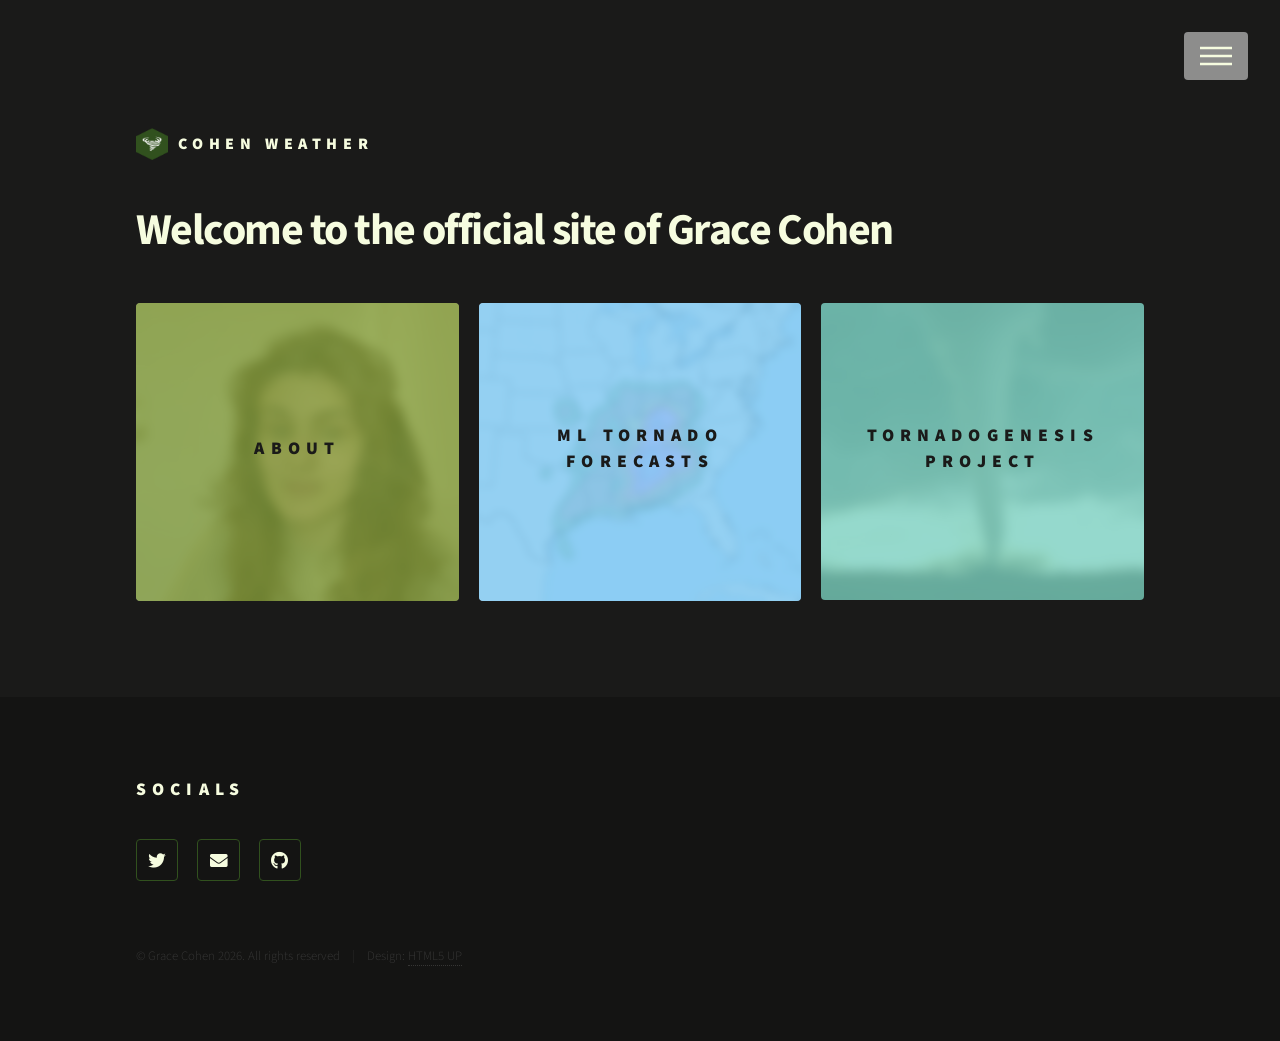
<file: index.html>
<!DOCTYPE HTML>
<!--
	Phantom by HTML5 UP
	html5up.net | @ajlkn
	Free for personal and commercial use under the CCA 3.0 license (html5up.net/license)
-->
<html>
	<head>
		<title>Cohen Weather - Home</title>
		<meta charset="utf-8" />
		<meta name="viewport" content="width=device-width, initial-scale=1, user-scalable=no" />
		<link rel="stylesheet" href="assets/css/main.css" />
		<noscript><link rel="stylesheet" href="assets/css/noscript.css" /></noscript>
	</head>
	<body class="is-preload">
		<!-- Wrapper -->
			<div id="wrapper">

				<!-- Header -->
					<header id="header">
						<div class="inner">

							<!-- Logo -->
								<a href="index.html" class="logo">
									<span class="symbol"><img src="images/smallLogo.png" alt="" /></span><span class="title">Cohen Weather</span>
								</a>

							<!-- Nav -->
								<nav>
									<ul>
										<li><a href="#menu">Menu</a></li>
									</ul>
								</nav>

						</div>
					</header>

				<!-- Menu -->
					<nav id="menu">
						<h2>Menu</h2>
						<ul>
							<li><a href="index.html">Home</a></li>
							<li><a href="about.html">About</a></li>
							<li><a href="mlforecast.html">ML Tornado Forecasts</a></li>
							<li><a href="https://tornadogenesis.org">Tornadogenesis Project</a></li>
						</ul>
					</nav>

				<!-- Main -->
					<div id="main">
						<div class="inner">
							<header>
								<h1>Welcome to the official site of Grace Cohen</h1>
							</header>
							<section class="tiles">
								<article class="style1">
									<span class="image">
										<img src="images/selfie01.jpg" alt="" />
									</span>
									<a href="about.html">
										<h2>About</h2>
										<div class="content">
											<p>Learn more about the site and it's creator</p>
										</div>
									</a>
								</article>
								<article class="style2">
									<span class="image">
										<img src="images/74outbreakSample.jpg" alt="" />
									</span>
									<a href="mlforecast.html">
										<h2>ML Tornado Forecasts</h2>
										<div class="content">
											<p>View latest outputs of the Cohen ML Tornado Forecast</p>
										</div>
									</a>
								</article>
								<article class="style3">
									<span class="image">
										<img src="images/F5_tornado_Elie_Manitoba_2007.jpg" alt="" />
									</span>
									<a href="https://tornadogenesis.org">
										<h2>Tornadogenesis Project</h2>
										<div class="content">
											<p>Learn more about tornadogenesis</p>
										</div>
									</a>
								</article>
							</section>
						</div>
					</div>

				<!-- Footer -->
					<footer id="footer">
						<div class="inner">
							<section>
								<h2>Socials</h2>
								<ul class="icons">
									<li><a href="https://twitter.com/gracecweather/" class="icon brands style2 fa-twitter"><span class="label">Twitter</span></a></li>
									<li><a href="mailto:ghcohen36@gmail.com" class="icon solid style2 fa-envelope"><span class="label">Email</span></a></li>
									<li><a href="https://github.com/alphabyte161" class="icon brands style2 fa-github"><span class="label">GitHub</span></a></li>
								</ul>
							</section>
							<ul class="copyright">
								<li>&copy; Grace Cohen 2026. All rights reserved</li><li>Design: <a href="http://html5up.net">HTML5 UP</a></li>
							</ul>
						</div>
					</footer>

			</div>

		<!-- Scripts -->
			<script src="assets/js/jquery.min.js"></script>
			<script src="assets/js/browser.min.js"></script>
			<script src="assets/js/breakpoints.min.js"></script>
			<script src="assets/js/util.js"></script>
			<script src="assets/js/main.js"></script>

	</body>
</html>
</file>
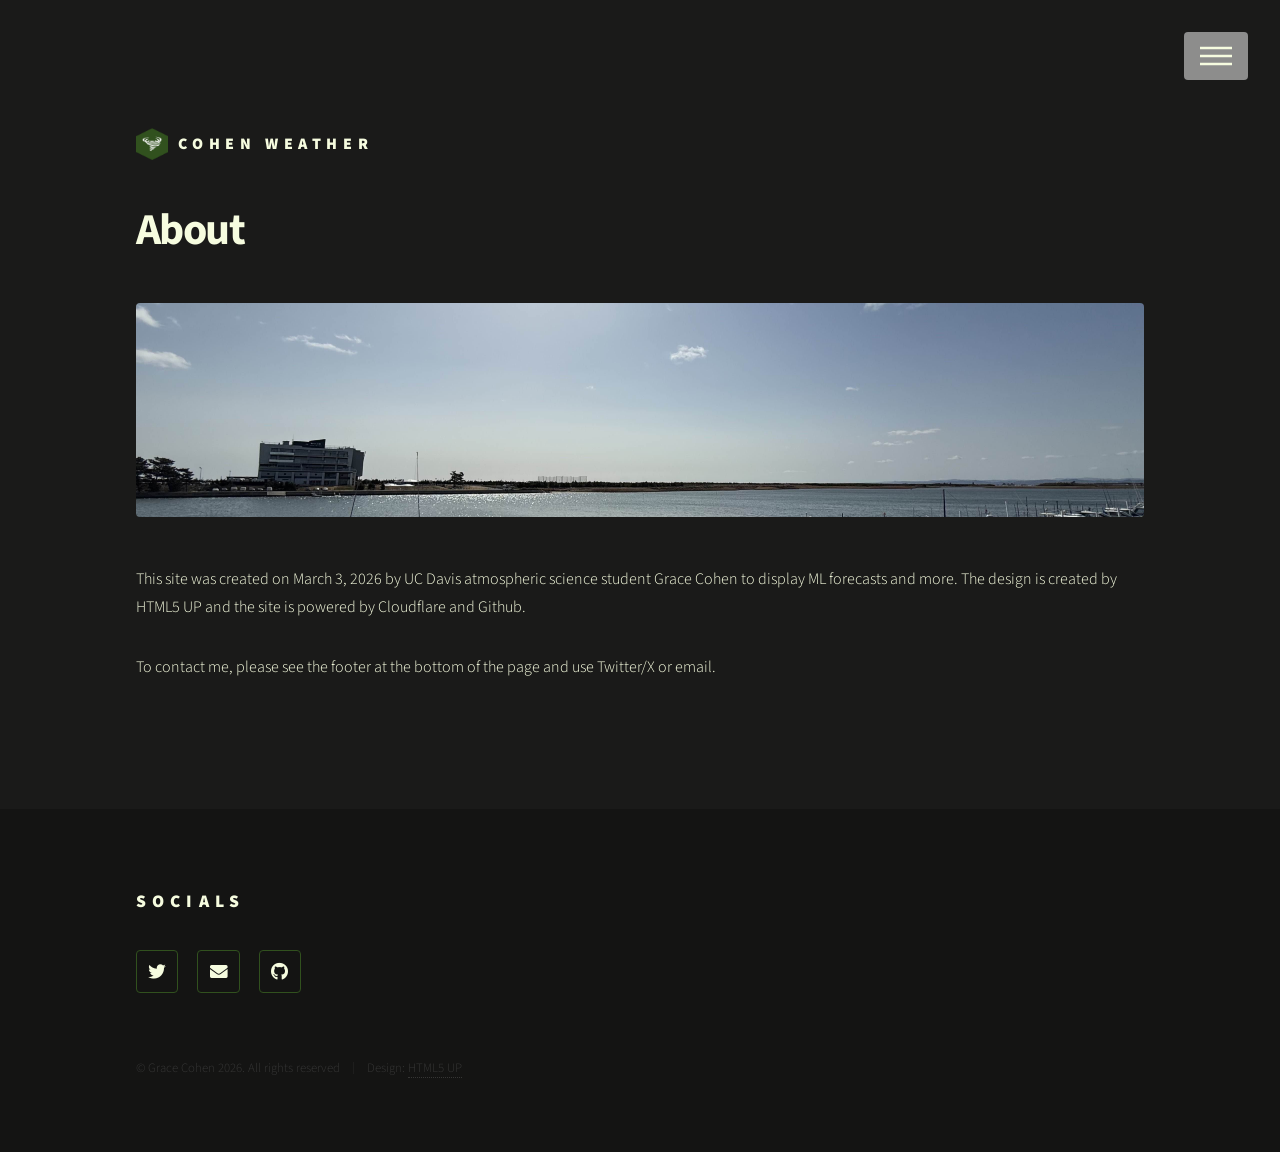
<file: about.html>
<!DOCTYPE HTML>
<!--
	Phantom by HTML5 UP
	html5up.net | @ajlkn
	Free for personal and commercial use under the CCA 3.0 license (html5up.net/license)
-->
<html>
	<head>
		<title>Cohen Weather - About</title>
		<meta charset="utf-8" />
		<meta name="viewport" content="width=device-width, initial-scale=1, user-scalable=no" />
		<link rel="stylesheet" href="assets/css/main.css" />
		<noscript><link rel="stylesheet" href="assets/css/noscript.css" /></noscript>
	</head>
	<body class="is-preload">
		<!-- Wrapper -->
			<div id="wrapper">

				<!-- Header -->
					<header id="header">
						<div class="inner">

							<!-- Logo -->
								<a href="index.html" class="logo">
									<span class="symbol"><img src="images/smallLogo.png" alt="" /></span><span class="title">Cohen Weather</span>
								</a>

							<!-- Nav -->
								<nav>
									<ul>
										<li><a href="#menu">Menu</a></li>
									</ul>
								</nav>

						</div>
					</header>

				<!-- Menu -->
					<nav id="menu">
						<h2>Menu</h2>
						<ul>
							<li><a href="index.html">Home</a></li>
							<li><a href="about.html">About</a></li>
							<li><a href="mlforecast.html">ML Tornado Forecasts</a></li>
							<li><a href="https://tornadogenesis.org">Tornadogenesis Project</a></li>
						</ul>
					</nav>

				<!-- Main -->
					<div id="main">
						<div class="inner">
							<h1>About</h1>
							<span class="image main"><img src="images/yuriage.jpg" alt="" /></span>
							<p>This site was created on March 3, 2026 by UC Davis atmospheric science student Grace Cohen to display ML forecasts and more. The design is created by HTML5 UP and the site is powered by Cloudflare and Github.</p>
							<p>To contact me, please see the footer at the bottom of the page and use Twitter/X or email.</p>
						</div>
					</div>

				<!-- Footer -->
					<footer id="footer">
						<div class="inner">
							<section>
								<h2>Socials</h2>
								<ul class="icons">
									<li><a href="https://twitter.com/gracecweather/" class="icon brands style2 fa-twitter"><span class="label">Twitter</span></a></li>
									<li><a href="mailto:ghcohen36@gmail.com" class="icon solid style2 fa-envelope"><span class="label">Email</span></a></li>
									<li><a href="https://github.com/alphabyte161" class="icon brands style2 fa-github"><span class="label">GitHub</span></a></li>
								</ul>
							</section>
							<ul class="copyright">
								<li>&copy; Grace Cohen 2026. All rights reserved</li><li>Design: <a href="http://html5up.net">HTML5 UP</a></li>
							</ul>
						</div>
					</footer>

			</div>

		<!-- Scripts -->
			<script src="assets/js/jquery.min.js"></script>
			<script src="assets/js/browser.min.js"></script>
			<script src="assets/js/breakpoints.min.js"></script>
			<script src="assets/js/util.js"></script>
			<script src="assets/js/main.js"></script>

	</body>
</html>
</file>
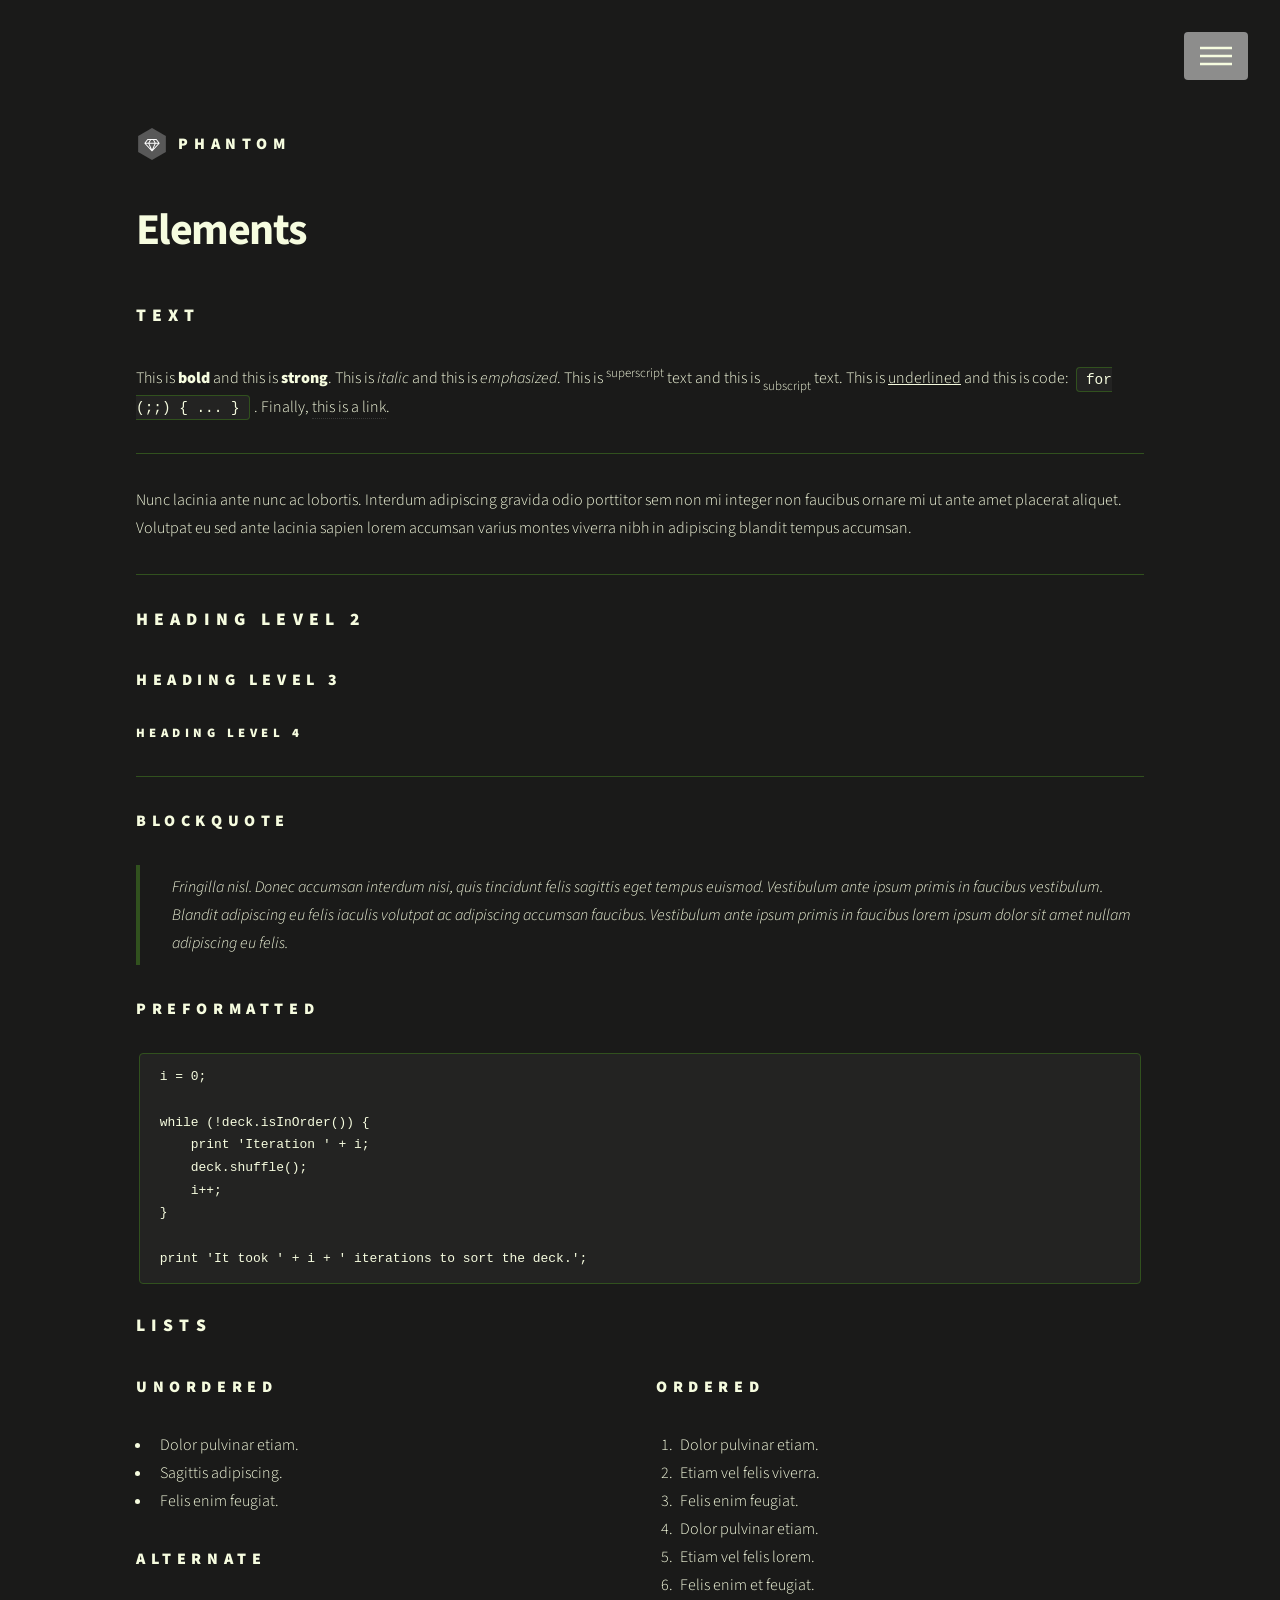
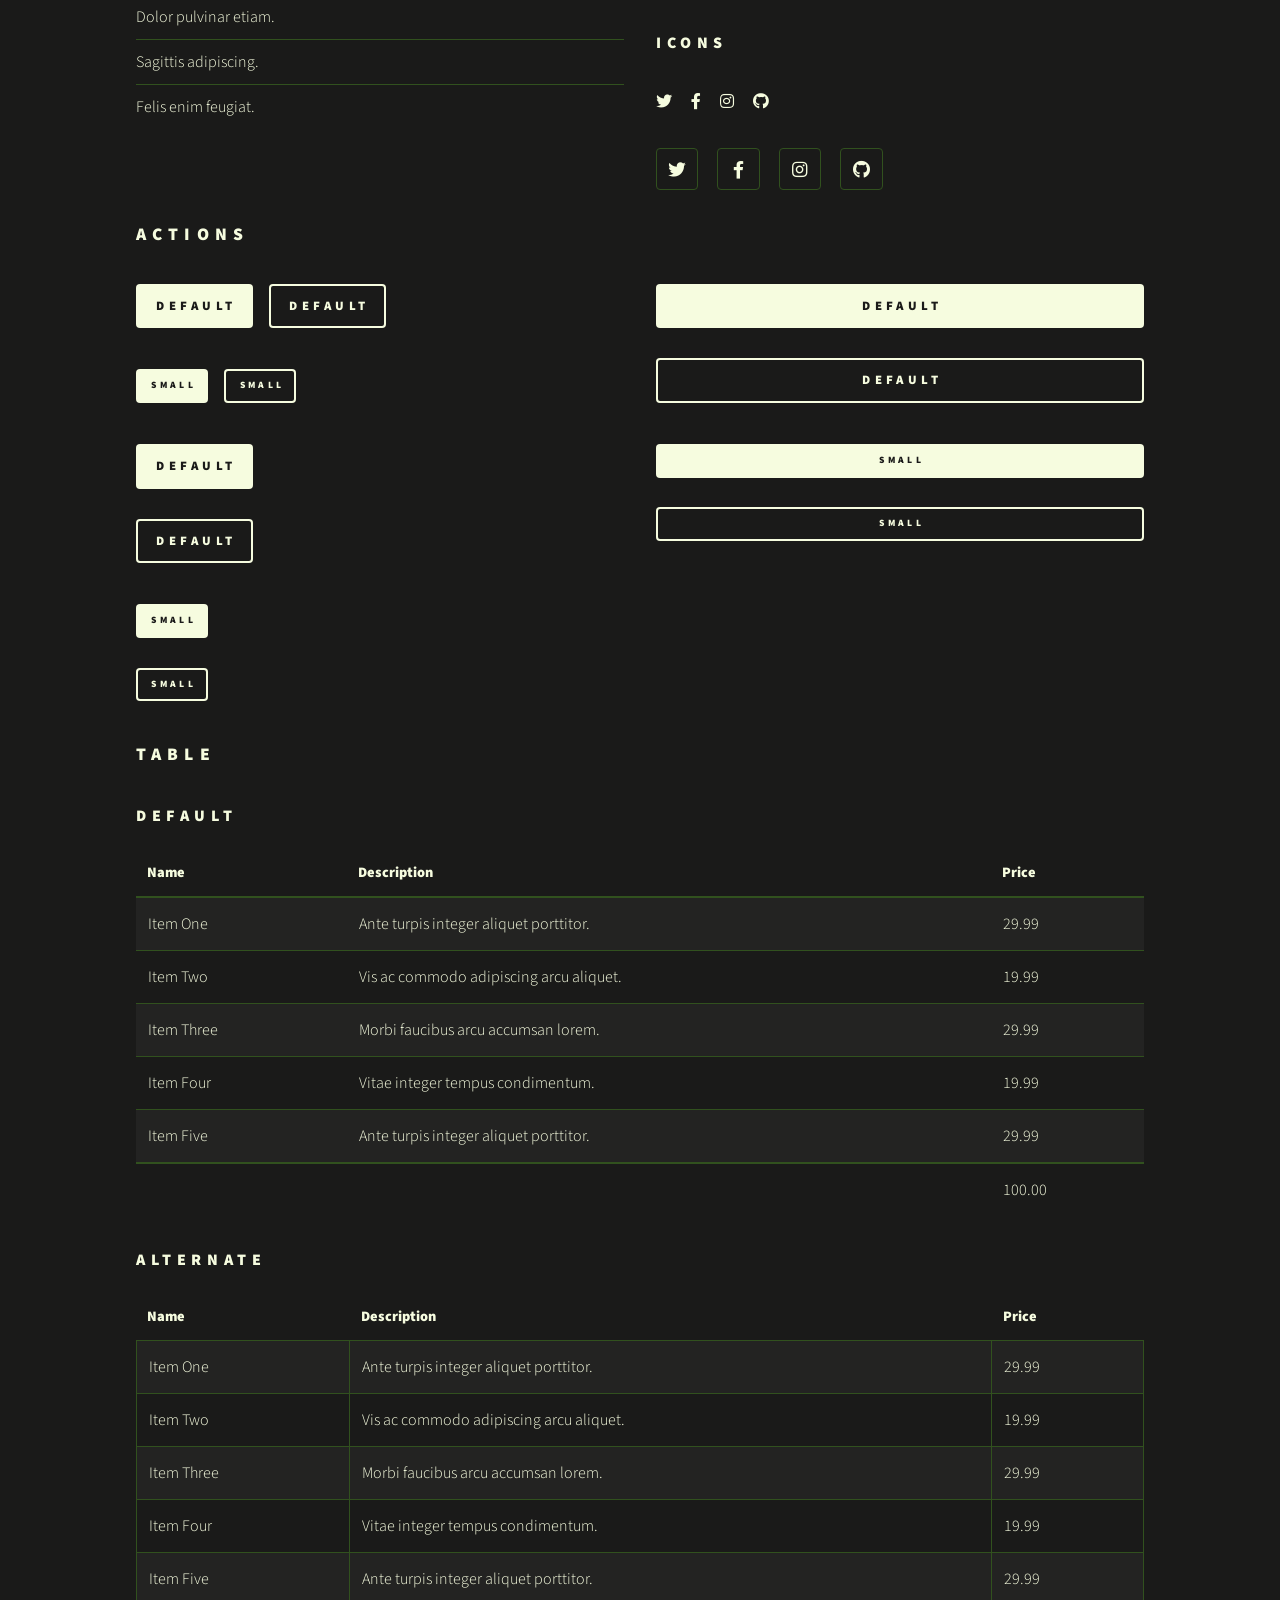
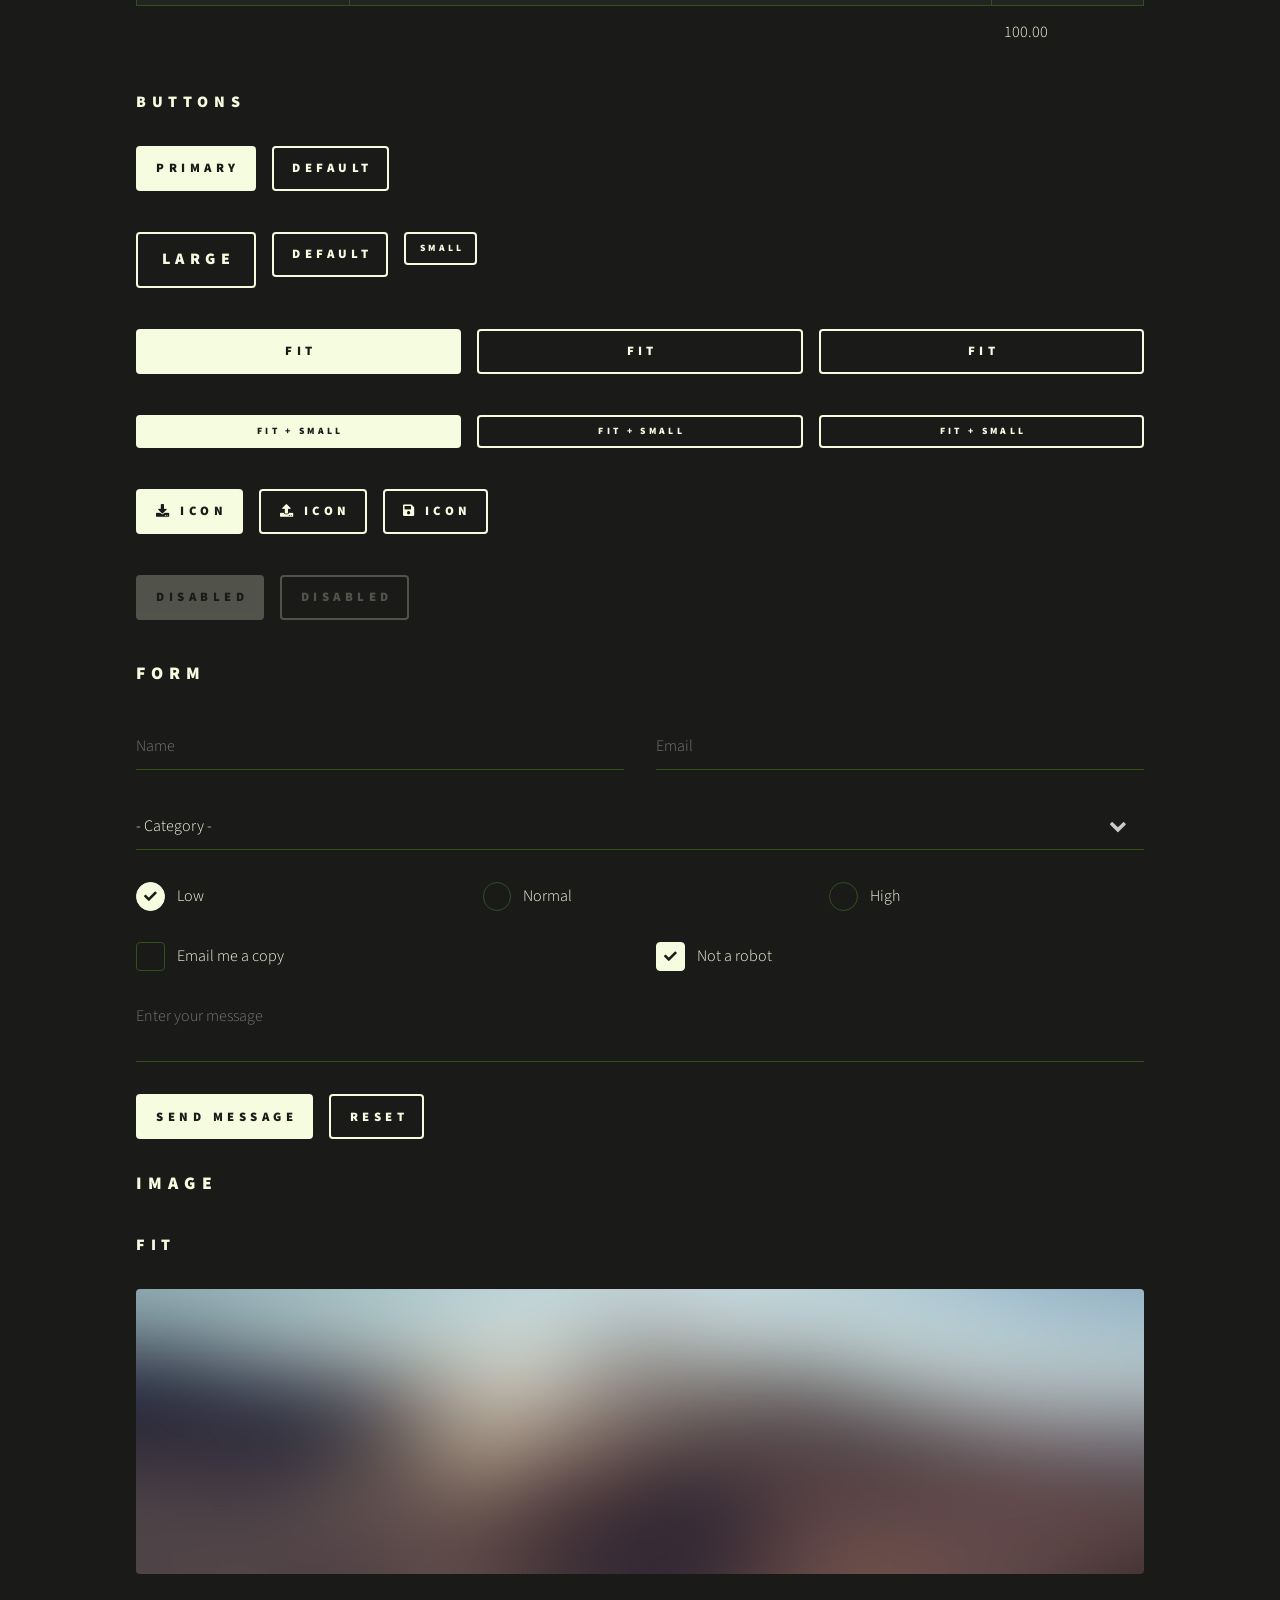
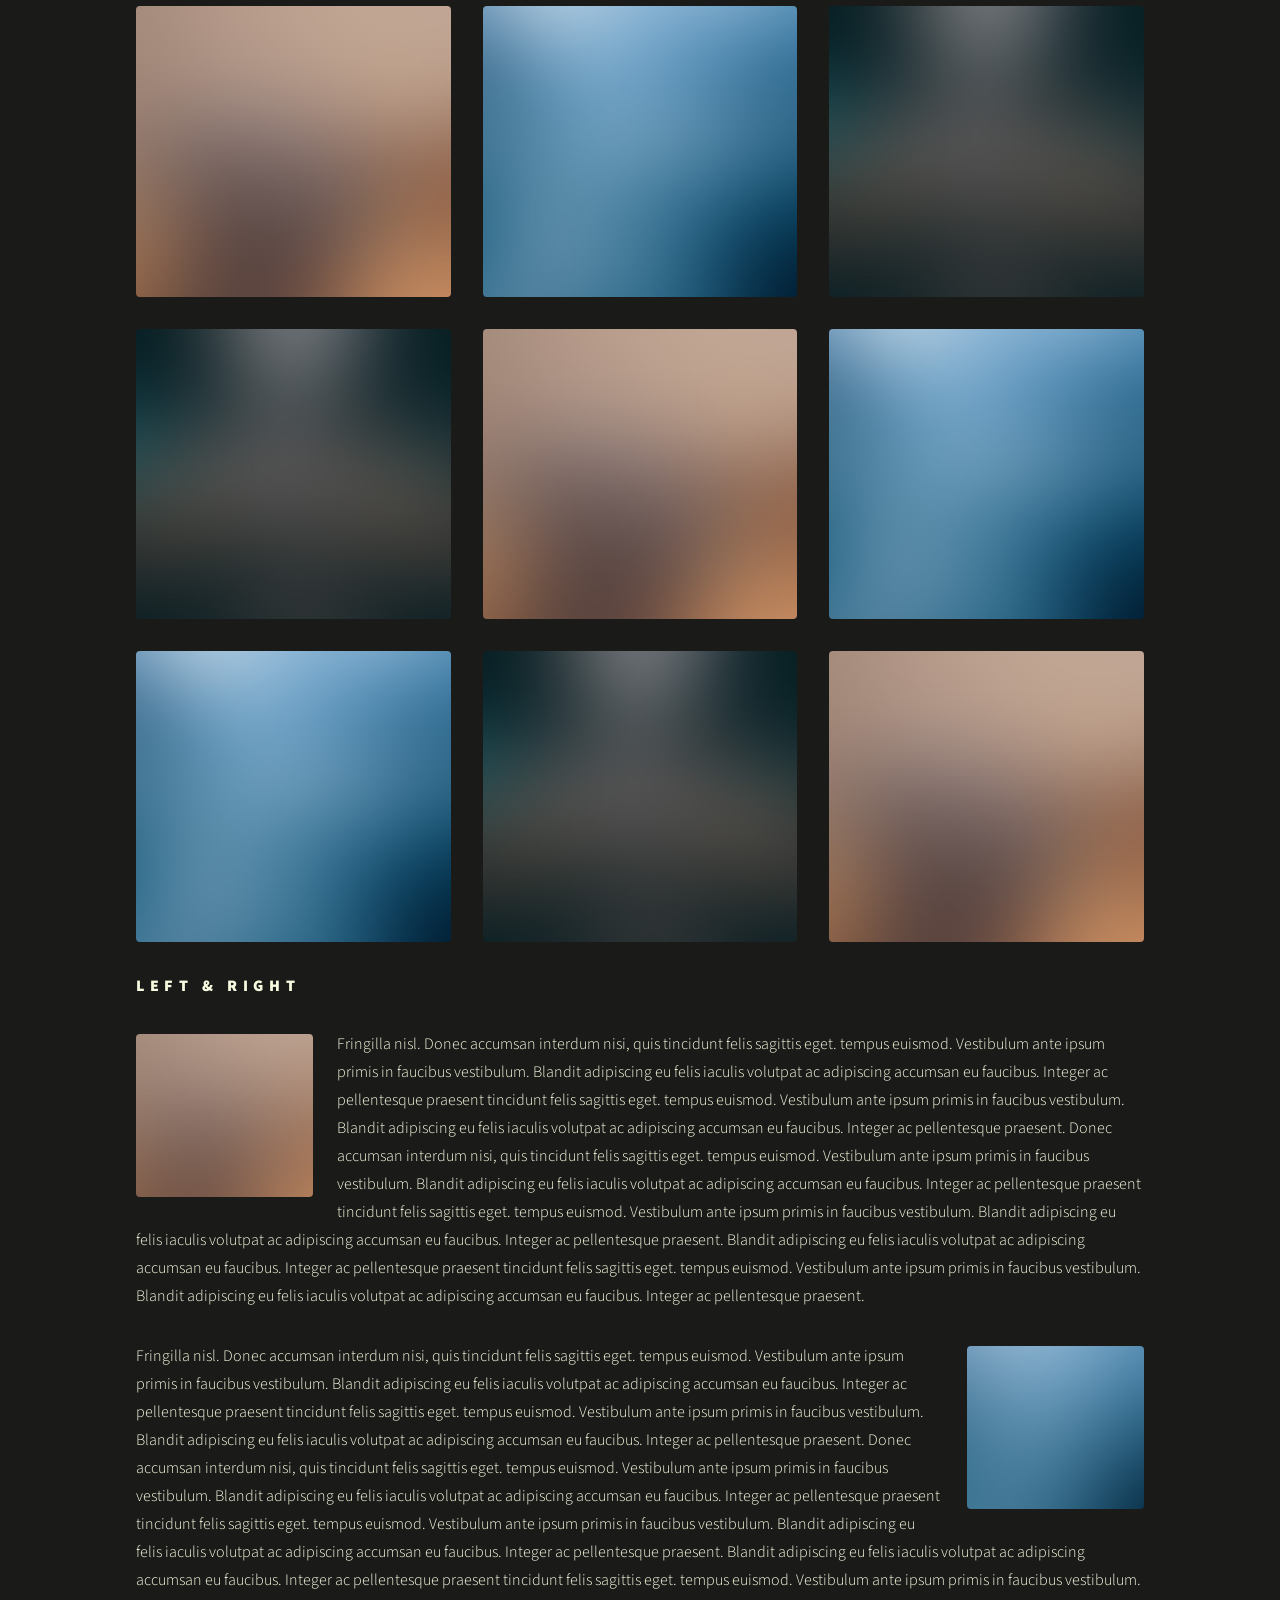
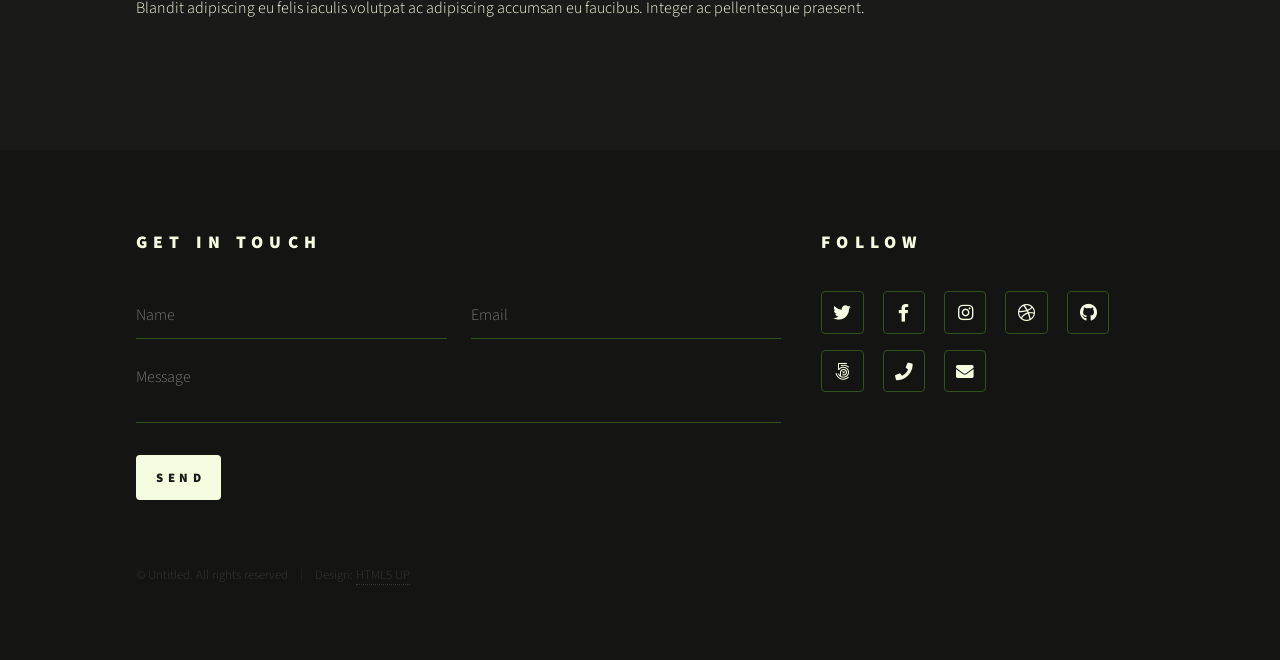
<file: elements.html>
<!DOCTYPE HTML>
<!--
	Phantom by HTML5 UP
	html5up.net | @ajlkn
	Free for personal and commercial use under the CCA 3.0 license (html5up.net/license)
-->
<html>
	<head>
		<title>Elements - Phantom by HTML5 UP</title>
		<meta charset="utf-8" />
		<meta name="viewport" content="width=device-width, initial-scale=1, user-scalable=no" />
		<link rel="stylesheet" href="assets/css/main.css" />
		<noscript><link rel="stylesheet" href="assets/css/noscript.css" /></noscript>
	</head>
	<body class="is-preload">
		<!-- Wrapper -->
			<div id="wrapper">

				<!-- Header -->
					<header id="header">
						<div class="inner">

							<!-- Logo -->
								<a href="index.html" class="logo">
									<span class="symbol"><img src="images/logo.svg" alt="" /></span><span class="title">Phantom</span>
								</a>

							<!-- Nav -->
								<nav>
									<ul>
										<li><a href="#menu">Menu</a></li>
									</ul>
								</nav>

						</div>
					</header>

				<!-- Menu -->
					<nav id="menu">
						<h2>Menu</h2>
						<ul>
							<li><a href="index.html">Home</a></li>
							<li><a href="generic.html">Ipsum veroeros</a></li>
							<li><a href="generic.html">Tempus etiam</a></li>
							<li><a href="generic.html">Consequat dolor</a></li>
							<li><a href="elements.html">Elements</a></li>
						</ul>
					</nav>

				<!-- Main -->
					<div id="main">
						<div class="inner">
							<h1>Elements</h1>

							<!-- Text -->
								<section>
									<h2>Text</h2>
									<p>This is <b>bold</b> and this is <strong>strong</strong>. This is <i>italic</i> and this is <em>emphasized</em>.
									This is <sup>superscript</sup> text and this is <sub>subscript</sub> text.
									This is <u>underlined</u> and this is code: <code>for (;;) { ... }</code>. Finally, <a href="#">this is a link</a>.</p>
									<hr />
									<p>Nunc lacinia ante nunc ac lobortis. Interdum adipiscing gravida odio porttitor sem non mi integer non faucibus ornare mi ut ante amet placerat aliquet. Volutpat eu sed ante lacinia sapien lorem accumsan varius montes viverra nibh in adipiscing blandit tempus accumsan.</p>
									<hr />
									<h2>Heading Level 2</h2>
									<h3>Heading Level 3</h3>
									<h4>Heading Level 4</h4>
									<hr />
									<h3>Blockquote</h3>
									<blockquote>Fringilla nisl. Donec accumsan interdum nisi, quis tincidunt felis sagittis eget tempus euismod. Vestibulum ante ipsum primis in faucibus vestibulum. Blandit adipiscing eu felis iaculis volutpat ac adipiscing accumsan faucibus. Vestibulum ante ipsum primis in faucibus lorem ipsum dolor sit amet nullam adipiscing eu felis.</blockquote>
									<h3>Preformatted</h3>
									<pre><code>i = 0;

while (!deck.isInOrder()) {
    print 'Iteration ' + i;
    deck.shuffle();
    i++;
}

print 'It took ' + i + ' iterations to sort the deck.';</code></pre>
								</section>

							<!-- Lists -->
								<section>
									<h2>Lists</h2>
									<div class="row">
										<div class="col-6 col-12-medium">
											<h3>Unordered</h3>
											<ul>
												<li>Dolor pulvinar etiam.</li>
												<li>Sagittis adipiscing.</li>
												<li>Felis enim feugiat.</li>
											</ul>
											<h3>Alternate</h3>
											<ul class="alt">
												<li>Dolor pulvinar etiam.</li>
												<li>Sagittis adipiscing.</li>
												<li>Felis enim feugiat.</li>
											</ul>
										</div>
										<div class="col-6 col-12-medium">
											<h3>Ordered</h3>
											<ol>
												<li>Dolor pulvinar etiam.</li>
												<li>Etiam vel felis viverra.</li>
												<li>Felis enim feugiat.</li>
												<li>Dolor pulvinar etiam.</li>
												<li>Etiam vel felis lorem.</li>
												<li>Felis enim et feugiat.</li>
											</ol>
											<h3>Icons</h3>
											<ul class="icons">
												<li><a href="#" class="icon brands style1 fa-twitter"><span class="label">Twitter</span></a></li>
												<li><a href="#" class="icon brands style1 fa-facebook-f"><span class="label">Facebook</span></a></li>
												<li><a href="#" class="icon brands style1 fa-instagram"><span class="label">Instagram</span></a></li>
												<li><a href="#" class="icon brands style1 fa-github"><span class="label">Github</span></a></li>
											</ul>
											<ul class="icons">
												<li><a href="#" class="icon brands style2 fa-twitter"><span class="label">Twitter</span></a></li>
												<li><a href="#" class="icon brands style2 fa-facebook-f"><span class="label">Facebook</span></a></li>
												<li><a href="#" class="icon brands style2 fa-instagram"><span class="label">Instagram</span></a></li>
												<li><a href="#" class="icon brands style2 fa-github"><span class="label">Github</span></a></li>
											</ul>
										</div>
									</div>
									<h2>Actions</h2>
									<div class="row">
										<div class="col-6 col-12-medium">
											<ul class="actions">
												<li><a href="#" class="button primary">Default</a></li>
												<li><a href="#" class="button">Default</a></li>
											</ul>
											<ul class="actions small">
												<li><a href="#" class="button primary small">Small</a></li>
												<li><a href="#" class="button small">Small</a></li>
											</ul>
											<ul class="actions stacked">
												<li><a href="#" class="button primary">Default</a></li>
												<li><a href="#" class="button">Default</a></li>
											</ul>
											<ul class="actions stacked">
												<li><a href="#" class="button primary small">Small</a></li>
												<li><a href="#" class="button small">Small</a></li>
											</ul>
										</div>
										<div class="col-6 col-12-medium">
											<ul class="actions stacked">
												<li><a href="#" class="button primary fit">Default</a></li>
												<li><a href="#" class="button fit">Default</a></li>
											</ul>
											<ul class="actions stacked">
												<li><a href="#" class="button primary small fit">Small</a></li>
												<li><a href="#" class="button small fit">Small</a></li>
											</ul>
										</div>
									</div>
								</section>

							<!-- Table -->
								<section>
									<h2>Table</h2>
									<h3>Default</h3>
									<div class="table-wrapper">
										<table>
											<thead>
												<tr>
													<th>Name</th>
													<th>Description</th>
													<th>Price</th>
												</tr>
											</thead>
											<tbody>
												<tr>
													<td>Item One</td>
													<td>Ante turpis integer aliquet porttitor.</td>
													<td>29.99</td>
												</tr>
												<tr>
													<td>Item Two</td>
													<td>Vis ac commodo adipiscing arcu aliquet.</td>
													<td>19.99</td>
												</tr>
												<tr>
													<td>Item Three</td>
													<td> Morbi faucibus arcu accumsan lorem.</td>
													<td>29.99</td>
												</tr>
												<tr>
													<td>Item Four</td>
													<td>Vitae integer tempus condimentum.</td>
													<td>19.99</td>
												</tr>
												<tr>
													<td>Item Five</td>
													<td>Ante turpis integer aliquet porttitor.</td>
													<td>29.99</td>
												</tr>
											</tbody>
											<tfoot>
												<tr>
													<td colspan="2"></td>
													<td>100.00</td>
												</tr>
											</tfoot>
										</table>
									</div>

									<h3>Alternate</h3>
									<div class="table-wrapper">
										<table class="alt">
											<thead>
												<tr>
													<th>Name</th>
													<th>Description</th>
													<th>Price</th>
												</tr>
											</thead>
											<tbody>
												<tr>
													<td>Item One</td>
													<td>Ante turpis integer aliquet porttitor.</td>
													<td>29.99</td>
												</tr>
												<tr>
													<td>Item Two</td>
													<td>Vis ac commodo adipiscing arcu aliquet.</td>
													<td>19.99</td>
												</tr>
												<tr>
													<td>Item Three</td>
													<td> Morbi faucibus arcu accumsan lorem.</td>
													<td>29.99</td>
												</tr>
												<tr>
													<td>Item Four</td>
													<td>Vitae integer tempus condimentum.</td>
													<td>19.99</td>
												</tr>
												<tr>
													<td>Item Five</td>
													<td>Ante turpis integer aliquet porttitor.</td>
													<td>29.99</td>
												</tr>
											</tbody>
											<tfoot>
												<tr>
													<td colspan="2"></td>
													<td>100.00</td>
												</tr>
											</tfoot>
										</table>
									</div>
								</section>

							<!-- Buttons -->
								<section>
									<h3>Buttons</h3>
									<ul class="actions">
										<li><a href="#" class="button primary">Primary</a></li>
										<li><a href="#" class="button">Default</a></li>
									</ul>
									<ul class="actions">
										<li><a href="#" class="button large">Large</a></li>
										<li><a href="#" class="button">Default</a></li>
										<li><a href="#" class="button small">Small</a></li>
									</ul>
									<ul class="actions fit">
										<li><a href="#" class="button primary fit">Fit</a></li>
										<li><a href="#" class="button fit">Fit</a></li>
										<li><a href="#" class="button fit">Fit</a></li>
									</ul>
									<ul class="actions fit small">
										<li><a href="#" class="button primary fit small">Fit + Small</a></li>
										<li><a href="#" class="button fit small">Fit + Small</a></li>
										<li><a href="#" class="button fit small">Fit + Small</a></li>
									</ul>
									<ul class="actions">
										<li><a href="#" class="button primary icon solid fa-download">Icon</a></li>
										<li><a href="#" class="button icon solid fa-upload">Icon</a></li>
										<li><a href="#" class="button icon solid fa-save">Icon</a></li>
									</ul>
									<ul class="actions">
										<li><span class="button primary disabled">Disabled</span></li>
										<li><span class="button disabled">Disabled</span></li>
									</ul>
								</section>

							<!-- Form -->
								<section>
									<h2>Form</h2>
									<form method="post" action="#">
										<div class="row gtr-uniform">
											<div class="col-6 col-12-xsmall">
												<input type="text" name="demo-name" id="demo-name" value="" placeholder="Name" />
											</div>
											<div class="col-6 col-12-xsmall">
												<input type="email" name="demo-email" id="demo-email" value="" placeholder="Email" />
											</div>
											<div class="col-12">
												<select name="demo-category" id="demo-category">
													<option value="">- Category -</option>
													<option value="1">Manufacturing</option>
													<option value="1">Shipping</option>
													<option value="1">Administration</option>
													<option value="1">Human Resources</option>
												</select>
											</div>
											<div class="col-4 col-12-small">
												<input type="radio" id="demo-priority-low" name="demo-priority" checked>
												<label for="demo-priority-low">Low</label>
											</div>
											<div class="col-4 col-12-small">
												<input type="radio" id="demo-priority-normal" name="demo-priority">
												<label for="demo-priority-normal">Normal</label>
											</div>
											<div class="col-4 col-12-small">
												<input type="radio" id="demo-priority-high" name="demo-priority">
												<label for="demo-priority-high">High</label>
											</div>
											<div class="col-6 col-12-small">
												<input type="checkbox" id="demo-copy" name="demo-copy">
												<label for="demo-copy">Email me a copy</label>
											</div>
											<div class="col-6 col-12-small">
												<input type="checkbox" id="demo-human" name="demo-human" checked>
												<label for="demo-human">Not a robot</label>
											</div>
											<div class="col-12">
												<textarea name="demo-message" id="demo-message" placeholder="Enter your message" rows="6"></textarea>
											</div>
											<div class="col-12">
												<ul class="actions">
													<li><input type="submit" value="Send Message" class="primary" /></li>
													<li><input type="reset" value="Reset" /></li>
												</ul>
											</div>
										</div>
									</form>
								</section>

							<!-- Image -->
								<section>
									<h2>Image</h2>
									<h3>Fit</h3>
									<div class="box alt">
										<div class="row gtr-uniform">
											<div class="col-12"><span class="image fit"><img src="images/pic13.jpg" alt="" /></span></div>
											<div class="col-4"><span class="image fit"><img src="images/pic01.jpg" alt="" /></span></div>
											<div class="col-4"><span class="image fit"><img src="images/pic02.jpg" alt="" /></span></div>
											<div class="col-4"><span class="image fit"><img src="images/pic03.jpg" alt="" /></span></div>
											<div class="col-4"><span class="image fit"><img src="images/pic03.jpg" alt="" /></span></div>
											<div class="col-4"><span class="image fit"><img src="images/pic01.jpg" alt="" /></span></div>
											<div class="col-4"><span class="image fit"><img src="images/pic02.jpg" alt="" /></span></div>
											<div class="col-4"><span class="image fit"><img src="images/pic02.jpg" alt="" /></span></div>
											<div class="col-4"><span class="image fit"><img src="images/pic03.jpg" alt="" /></span></div>
											<div class="col-4"><span class="image fit"><img src="images/pic01.jpg" alt="" /></span></div>
										</div>
									</div>
									<h3>Left &amp; Right</h3>
									<p><span class="image left"><img src="images/pic14.jpg" alt="" /></span>Fringilla nisl. Donec accumsan interdum nisi, quis tincidunt felis sagittis eget. tempus euismod. Vestibulum ante ipsum primis in faucibus vestibulum. Blandit adipiscing eu felis iaculis volutpat ac adipiscing accumsan eu faucibus. Integer ac pellentesque praesent tincidunt felis sagittis eget. tempus euismod. Vestibulum ante ipsum primis in faucibus vestibulum. Blandit adipiscing eu felis iaculis volutpat ac adipiscing accumsan eu faucibus. Integer ac pellentesque praesent. Donec accumsan interdum nisi, quis tincidunt felis sagittis eget. tempus euismod. Vestibulum ante ipsum primis in faucibus vestibulum. Blandit adipiscing eu felis iaculis volutpat ac adipiscing accumsan eu faucibus. Integer ac pellentesque praesent tincidunt felis sagittis eget. tempus euismod. Vestibulum ante ipsum primis in faucibus vestibulum. Blandit adipiscing eu felis iaculis volutpat ac adipiscing accumsan eu faucibus. Integer ac pellentesque praesent. Blandit adipiscing eu felis iaculis volutpat ac adipiscing accumsan eu faucibus. Integer ac pellentesque praesent tincidunt felis sagittis eget. tempus euismod. Vestibulum ante ipsum primis in faucibus vestibulum. Blandit adipiscing eu felis iaculis volutpat ac adipiscing accumsan eu faucibus. Integer ac pellentesque praesent.</p>
									<p><span class="image right"><img src="images/pic15.jpg" alt="" /></span>Fringilla nisl. Donec accumsan interdum nisi, quis tincidunt felis sagittis eget. tempus euismod. Vestibulum ante ipsum primis in faucibus vestibulum. Blandit adipiscing eu felis iaculis volutpat ac adipiscing accumsan eu faucibus. Integer ac pellentesque praesent tincidunt felis sagittis eget. tempus euismod. Vestibulum ante ipsum primis in faucibus vestibulum. Blandit adipiscing eu felis iaculis volutpat ac adipiscing accumsan eu faucibus. Integer ac pellentesque praesent. Donec accumsan interdum nisi, quis tincidunt felis sagittis eget. tempus euismod. Vestibulum ante ipsum primis in faucibus vestibulum. Blandit adipiscing eu felis iaculis volutpat ac adipiscing accumsan eu faucibus. Integer ac pellentesque praesent tincidunt felis sagittis eget. tempus euismod. Vestibulum ante ipsum primis in faucibus vestibulum. Blandit adipiscing eu felis iaculis volutpat ac adipiscing accumsan eu faucibus. Integer ac pellentesque praesent. Blandit adipiscing eu felis iaculis volutpat ac adipiscing accumsan eu faucibus. Integer ac pellentesque praesent tincidunt felis sagittis eget. tempus euismod. Vestibulum ante ipsum primis in faucibus vestibulum. Blandit adipiscing eu felis iaculis volutpat ac adipiscing accumsan eu faucibus. Integer ac pellentesque praesent.</p>
								</section>

						</div>
					</div>

				<!-- Footer -->
					<footer id="footer">
						<div class="inner">
							<section>
								<h2>Get in touch</h2>
								<form method="post" action="#">
									<div class="fields">
										<div class="field half">
											<input type="text" name="name" id="name" placeholder="Name" />
										</div>
										<div class="field half">
											<input type="email" name="email" id="email" placeholder="Email" />
										</div>
										<div class="field">
											<textarea name="message" id="message" placeholder="Message"></textarea>
										</div>
									</div>
									<ul class="actions">
										<li><input type="submit" value="Send" class="primary" /></li>
									</ul>
								</form>
							</section>
							<section>
								<h2>Follow</h2>
								<ul class="icons">
									<li><a href="#" class="icon brands style2 fa-twitter"><span class="label">Twitter</span></a></li>
									<li><a href="#" class="icon brands style2 fa-facebook-f"><span class="label">Facebook</span></a></li>
									<li><a href="#" class="icon brands style2 fa-instagram"><span class="label">Instagram</span></a></li>
									<li><a href="#" class="icon brands style2 fa-dribbble"><span class="label">Dribbble</span></a></li>
									<li><a href="#" class="icon brands style2 fa-github"><span class="label">GitHub</span></a></li>
									<li><a href="#" class="icon brands style2 fa-500px"><span class="label">500px</span></a></li>
									<li><a href="#" class="icon solid style2 fa-phone"><span class="label">Phone</span></a></li>
									<li><a href="#" class="icon solid style2 fa-envelope"><span class="label">Email</span></a></li>
								</ul>
							</section>
							<ul class="copyright">
								<li>&copy; Untitled. All rights reserved</li><li>Design: <a href="http://html5up.net">HTML5 UP</a></li>
							</ul>
						</div>
					</footer>

			</div>

		<!-- Scripts -->
			<script src="assets/js/jquery.min.js"></script>
			<script src="assets/js/browser.min.js"></script>
			<script src="assets/js/breakpoints.min.js"></script>
			<script src="assets/js/util.js"></script>
			<script src="assets/js/main.js"></script>

	</body>
</html>
</file>
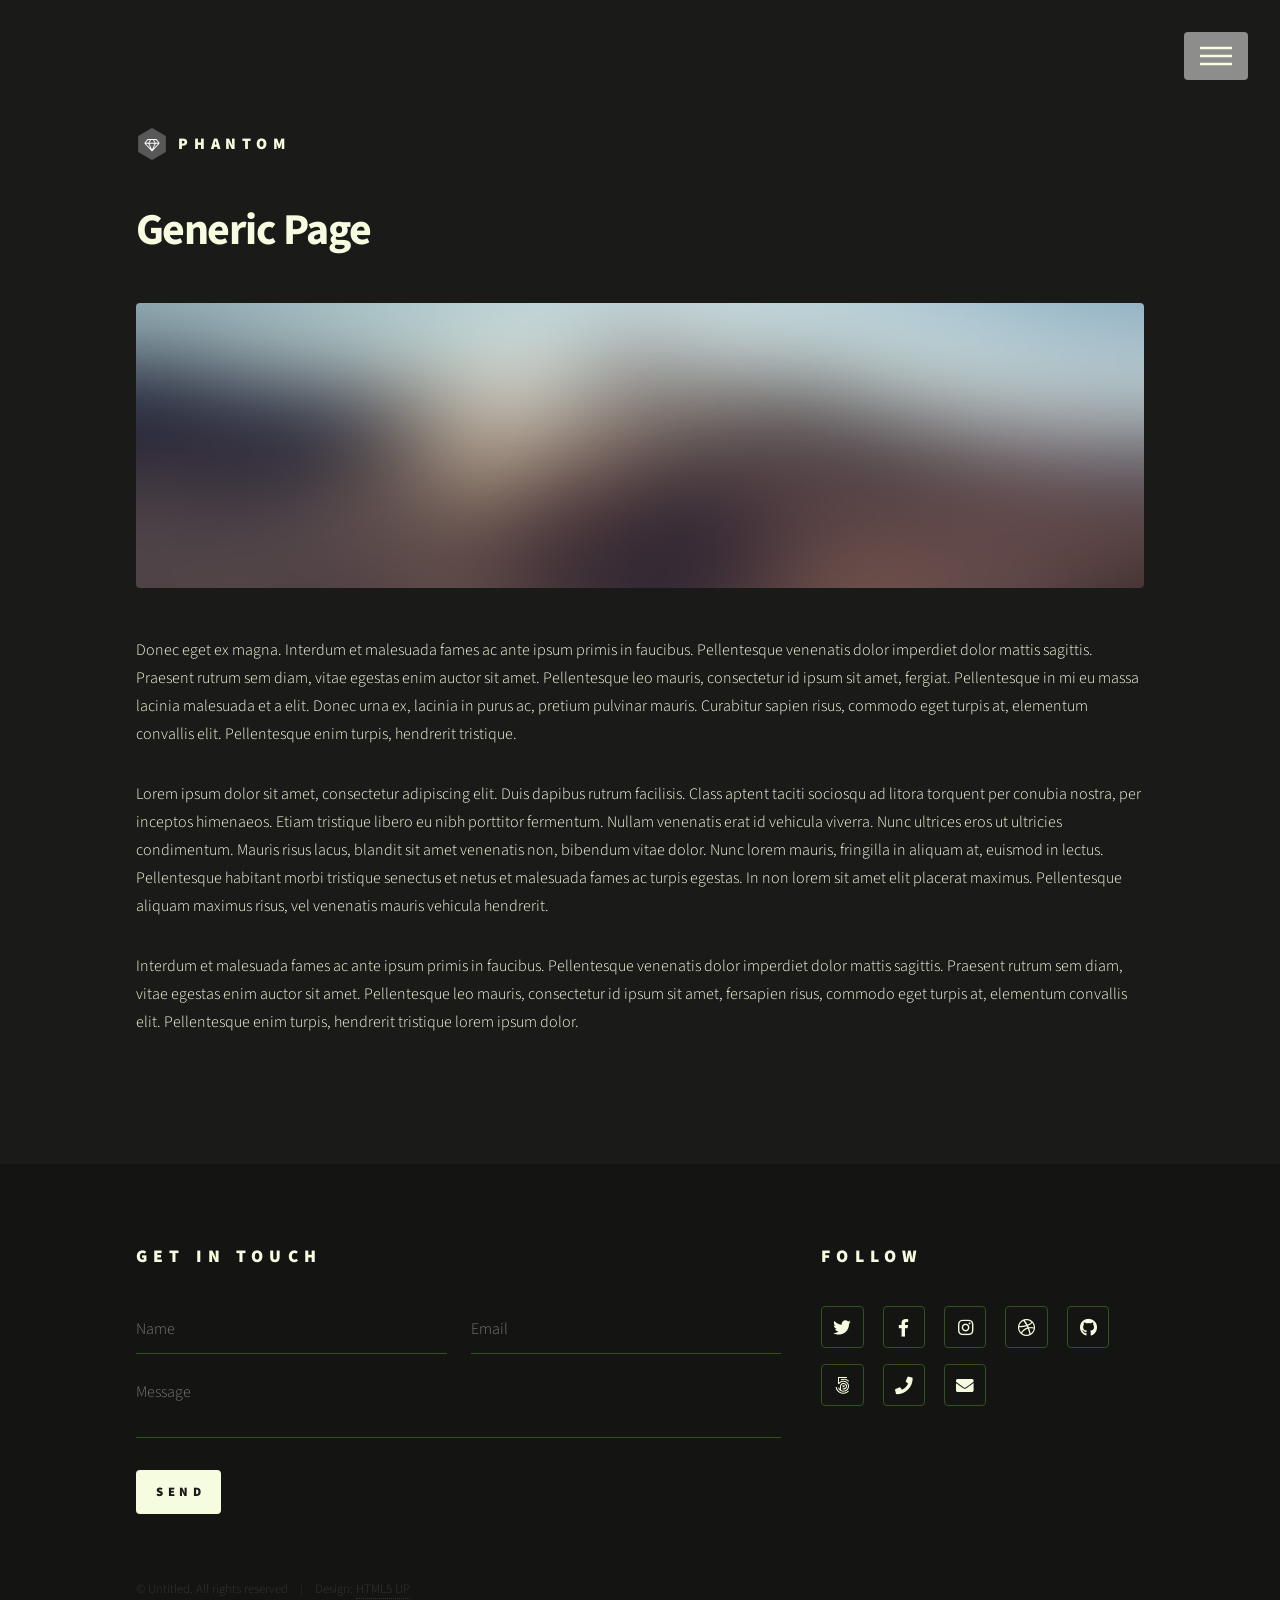
<file: generic.html>
<!DOCTYPE HTML>
<!--
	Phantom by HTML5 UP
	html5up.net | @ajlkn
	Free for personal and commercial use under the CCA 3.0 license (html5up.net/license)
-->
<html>
	<head>
		<title>Generic - Phantom by HTML5 UP</title>
		<meta charset="utf-8" />
		<meta name="viewport" content="width=device-width, initial-scale=1, user-scalable=no" />
		<link rel="stylesheet" href="assets/css/main.css" />
		<noscript><link rel="stylesheet" href="assets/css/noscript.css" /></noscript>
	</head>
	<body class="is-preload">
		<!-- Wrapper -->
			<div id="wrapper">

				<!-- Header -->
					<header id="header">
						<div class="inner">

							<!-- Logo -->
								<a href="index.html" class="logo">
									<span class="symbol"><img src="images/logo.svg" alt="" /></span><span class="title">Phantom</span>
								</a>

							<!-- Nav -->
								<nav>
									<ul>
										<li><a href="#menu">Menu</a></li>
									</ul>
								</nav>

						</div>
					</header>

				<!-- Menu -->
					<nav id="menu">
						<h2>Menu</h2>
						<ul>
							<li><a href="index.html">Home</a></li>
							<li><a href="generic.html">Ipsum veroeros</a></li>
							<li><a href="generic.html">Tempus etiam</a></li>
							<li><a href="generic.html">Consequat dolor</a></li>
							<li><a href="elements.html">Elements</a></li>
						</ul>
					</nav>

				<!-- Main -->
					<div id="main">
						<div class="inner">
							<h1>Generic Page</h1>
							<span class="image main"><img src="images/pic13.jpg" alt="" /></span>
							<p>Donec eget ex magna. Interdum et malesuada fames ac ante ipsum primis in faucibus. Pellentesque venenatis dolor imperdiet dolor mattis sagittis. Praesent rutrum sem diam, vitae egestas enim auctor sit amet. Pellentesque leo mauris, consectetur id ipsum sit amet, fergiat. Pellentesque in mi eu massa lacinia malesuada et a elit. Donec urna ex, lacinia in purus ac, pretium pulvinar mauris. Curabitur sapien risus, commodo eget turpis at, elementum convallis elit. Pellentesque enim turpis, hendrerit tristique.</p>
							<p>Lorem ipsum dolor sit amet, consectetur adipiscing elit. Duis dapibus rutrum facilisis. Class aptent taciti sociosqu ad litora torquent per conubia nostra, per inceptos himenaeos. Etiam tristique libero eu nibh porttitor fermentum. Nullam venenatis erat id vehicula viverra. Nunc ultrices eros ut ultricies condimentum. Mauris risus lacus, blandit sit amet venenatis non, bibendum vitae dolor. Nunc lorem mauris, fringilla in aliquam at, euismod in lectus. Pellentesque habitant morbi tristique senectus et netus et malesuada fames ac turpis egestas. In non lorem sit amet elit placerat maximus. Pellentesque aliquam maximus risus, vel venenatis mauris vehicula hendrerit.</p>
							<p>Interdum et malesuada fames ac ante ipsum primis in faucibus. Pellentesque venenatis dolor imperdiet dolor mattis sagittis. Praesent rutrum sem diam, vitae egestas enim auctor sit amet. Pellentesque leo mauris, consectetur id ipsum sit amet, fersapien risus, commodo eget turpis at, elementum convallis elit. Pellentesque enim turpis, hendrerit tristique lorem ipsum dolor.</p>
						</div>
					</div>

				<!-- Footer -->
					<footer id="footer">
						<div class="inner">
							<section>
								<h2>Get in touch</h2>
								<form method="post" action="#">
									<div class="fields">
										<div class="field half">
											<input type="text" name="name" id="name" placeholder="Name" />
										</div>
										<div class="field half">
											<input type="email" name="email" id="email" placeholder="Email" />
										</div>
										<div class="field">
											<textarea name="message" id="message" placeholder="Message"></textarea>
										</div>
									</div>
									<ul class="actions">
										<li><input type="submit" value="Send" class="primary" /></li>
									</ul>
								</form>
							</section>
							<section>
								<h2>Follow</h2>
								<ul class="icons">
									<li><a href="#" class="icon brands style2 fa-twitter"><span class="label">Twitter</span></a></li>
									<li><a href="#" class="icon brands style2 fa-facebook-f"><span class="label">Facebook</span></a></li>
									<li><a href="#" class="icon brands style2 fa-instagram"><span class="label">Instagram</span></a></li>
									<li><a href="#" class="icon brands style2 fa-dribbble"><span class="label">Dribbble</span></a></li>
									<li><a href="#" class="icon brands style2 fa-github"><span class="label">GitHub</span></a></li>
									<li><a href="#" class="icon brands style2 fa-500px"><span class="label">500px</span></a></li>
									<li><a href="#" class="icon solid style2 fa-phone"><span class="label">Phone</span></a></li>
									<li><a href="#" class="icon solid style2 fa-envelope"><span class="label">Email</span></a></li>
								</ul>
							</section>
							<ul class="copyright">
								<li>&copy; Untitled. All rights reserved</li><li>Design: <a href="http://html5up.net">HTML5 UP</a></li>
							</ul>
						</div>
					</footer>

			</div>

		<!-- Scripts -->
			<script src="assets/js/jquery.min.js"></script>
			<script src="assets/js/browser.min.js"></script>
			<script src="assets/js/breakpoints.min.js"></script>
			<script src="assets/js/util.js"></script>
			<script src="assets/js/main.js"></script>

	</body>
</html>
</file>
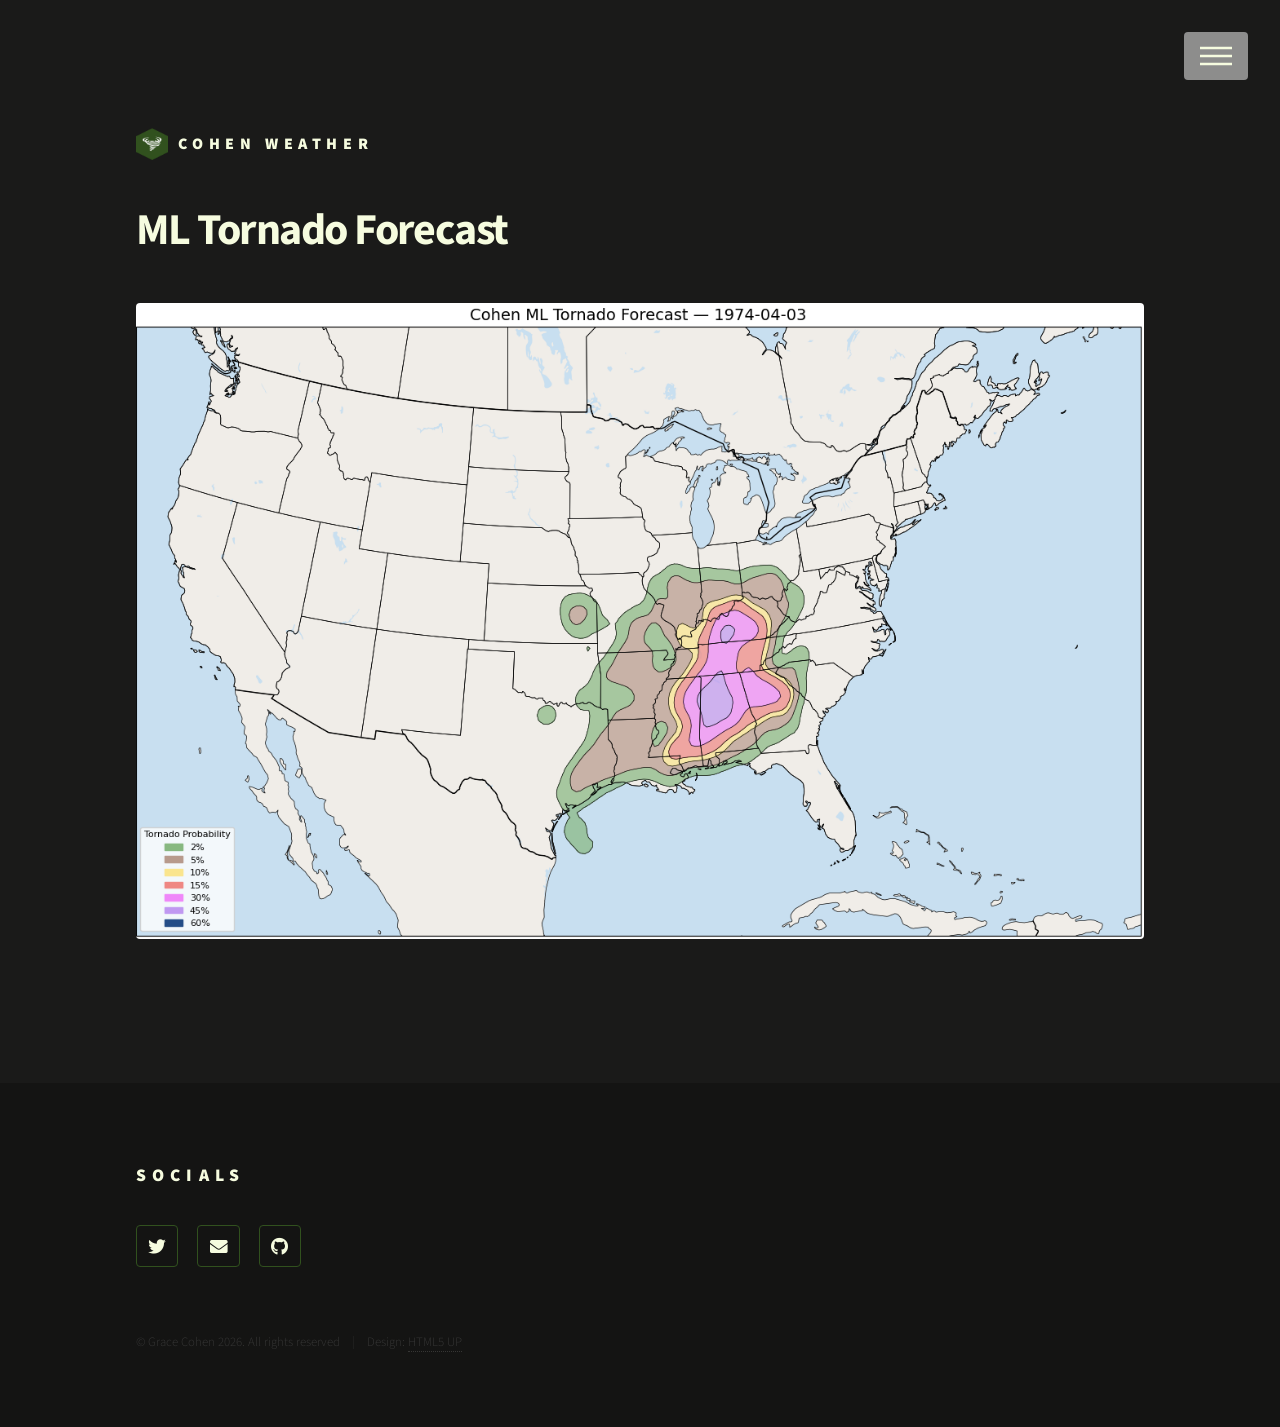
<file: mlforecast.html>
<!DOCTYPE HTML>
<!--
	Phantom by HTML5 UP
	html5up.net | @ajlkn
	Free for personal and commercial use under the CCA 3.0 license (html5up.net/license)
-->
<html>
	<head>
		<title>Cohen Weather - ML Tornado Forecasts</title>
		<meta charset="utf-8" />
		<meta name="viewport" content="width=device-width, initial-scale=1, user-scalable=no" />
		<link rel="stylesheet" href="assets/css/main.css" />
		<noscript><link rel="stylesheet" href="assets/css/noscript.css" /></noscript>
	</head>
	<body class="is-preload">
		<!-- Wrapper -->
			<div id="wrapper">

				<!-- Header -->
					<header id="header">
						<div class="inner">

							<!-- Logo -->
								<a href="index.html" class="logo">
									<span class="symbol"><img src="images/smallLogo.png" alt="" /></span><span class="title">Cohen Weather</span>
								</a>

							<!-- Nav -->
								<nav>
									<ul>
										<li><a href="#menu">Menu</a></li>
									</ul>
								</nav>

						</div>
					</header>

				<!-- Menu -->
					<nav id="menu">
						<h2>Menu</h2>
						<ul>
							<li><a href="index.html">Home</a></li>
							<li><a href="about.html">About</a></li>
							<li><a href="mlforecast.html">ML Tornado Forecasts</a></li>
							<li><a href="https://tornadogenesis.org">Tornadogenesis Project</a></li>
						</ul>
					</nav>

				<!-- Main -->
					<div id="main">
						<div class="inner">
							<h1>ML Tornado Forecast</h1>
							<span class="image main"><img src="images/1974superoutbreak.png" alt="" /></span>
						</div>
					</div>

				<!-- Footer -->
					<footer id="footer">
						<div class="inner">
							<section>
								<h2>Socials</h2>
								<ul class="icons">
									<li><a href="https://twitter.com/gracecweather/" class="icon brands style2 fa-twitter"><span class="label">Twitter</span></a></li>
									<li><a href="mailto:ghcohen36@gmail.com" class="icon solid style2 fa-envelope"><span class="label">Email</span></a></li>
									<li><a href="https://github.com/alphabyte161" class="icon brands style2 fa-github"><span class="label">GitHub</span></a></li>
								</ul>
							</section>
							<ul class="copyright">
								<li>&copy; Grace Cohen 2026. All rights reserved</li><li>Design: <a href="http://html5up.net">HTML5 UP</a></li>
							</ul>
						</div>
					</footer>

			</div>

		<!-- Scripts -->
			<script src="assets/js/jquery.min.js"></script>
			<script src="assets/js/browser.min.js"></script>
			<script src="assets/js/breakpoints.min.js"></script>
			<script src="assets/js/util.js"></script>
			<script src="assets/js/main.js"></script>

	</body>
</html>
</file>
<file: assets/css/noscript.css>
/*
	Phantom by HTML5 UP
	html5up.net | @ajlkn
	Free for personal and commercial use under the CCA 3.0 license (html5up.net/license)
*/

/* Tiles */

	body.is-preload .tiles article {
		-moz-transform: none;
		-webkit-transform: none;
		-ms-transform: none;
		transform: none;
		opacity: 1;
	}
</file>
<file: assets/css/main.css>
@import url(fontawesome-all.min.css);
@import url("https://fonts.googleapis.com/css?family=Source+Sans+Pro:300,700,900");

/*
	Phantom by HTML5 UP
	html5up.net | @ajlkn
	Free for personal and commercial use under the CCA 3.0 license (html5up.net/license)
*/

html, body, div, span, applet, object,
iframe, h1, h2, h3, h4, h5, h6, p, blockquote,
pre, a, abbr, acronym, address, big, cite,
code, del, dfn, em, img, ins, kbd, q, s, samp,
small, strike, strong, sub, sup, tt, var, b,
u, i, center, dl, dt, dd, ol, ul, li, fieldset,
form, label, legend, table, caption, tbody,
tfoot, thead, tr, th, td, article, aside,
canvas, details, embed, figure, figcaption,
footer, header, hgroup, menu, nav, output, ruby,
section, summary, time, mark, audio, video {
	margin: 0;
	padding: 0;
	border: 0;
	font-size: 100%;
	font: inherit;
	vertical-align: baseline;}

article, aside, details, figcaption, figure,
footer, header, hgroup, menu, nav, section {
	display: block;}

body {
	line-height: 1;
}

ol, ul {
	list-style: none;
}

blockquote, q {
	quotes: none;
}

	blockquote:before, blockquote:after, q:before, q:after {
		content: '';
		content: none;
	}

table {
	border-collapse: collapse;
	border-spacing: 0;
}

body {
	-webkit-text-size-adjust: none;
}

mark {
	background-color: transparent;
	color: inherit;
}

input::-moz-focus-inner {
	border: 0;
	padding: 0;
}

input, select, textarea {
	-moz-appearance: none;
	-webkit-appearance: none;
	-ms-appearance: none;
	appearance: none;
}

/* Basic */

	@-ms-viewport {
		width: device-width;
	}

	body {
		-ms-overflow-style: scrollbar;
	}

	@media screen and (max-width: 480px) {

		html, body {
			min-width: 320px;
		}

	}

	html {
		box-sizing: border-box;
	}

	*, *:before, *:after {
		box-sizing: inherit;
	}

	body {
		background: #1A1A19;
	}

		body.is-preload *, body.is-preload *:before, body.is-preload *:after {
			-moz-animation: none !important;
			-webkit-animation: none !important;
			-ms-animation: none !important;
			animation: none !important;
			-moz-transition: none !important;
			-webkit-transition: none !important;
			-ms-transition: none !important;
			transition: none !important;
		}

/* Type */

	body, input, select, textarea {
		color: #F6FCDF;
		font-family: "Source Sans Pro", Helvetica, sans-serif;
		font-size: 16pt;
		font-weight: 300;
		line-height: 1.75;
	}

		@media screen and (max-width: 1680px) {

			body, input, select, textarea {
				font-size: 14pt;
			}

		}

		@media screen and (max-width: 1280px) {

			body, input, select, textarea {
				font-size: 12pt;
			}

		}

	a {
		-moz-transition: border-bottom-color 0.2s ease, color 0.2s ease;
		-webkit-transition: border-bottom-color 0.2s ease, color 0.2s ease;
		-ms-transition: border-bottom-color 0.2s ease, color 0.2s ease;
		transition: border-bottom-color 0.2s ease, color 0.2s ease;
		text-decoration: none;
		color: #F6FCDF;
		border-bottom: dotted 1px rgba(88, 88, 88, 0.5);
	}

		a:hover {
			border-bottom-color: transparent;
			color: #859F3D !important;
		}

	strong, b {
		font-weight: 900;
	}

	em, i {
		font-style: italic;
	}

	p {
		margin: 0 0 2em 0;
	}

	h1 {
		font-size: 2.75em;
		font-weight: 700;
		line-height: 1.3;
		margin: 0 0 1em 0;
		letter-spacing: -0.035em;
	}

		h1 a {
			color: inherit;
		}

		@media screen and (max-width: 736px) {

			h1 {
				font-size: 2em;
				margin: 0 0 1em 0;
			}

		}

		@media screen and (max-width: 360px) {

			h1 {
				font-size: 1.75em;
			}

		}

	h2, h3, h4, h5, h6 {
		font-weight: 900;
		line-height: 1.5;
		margin: 0 0 2em 0;
		text-transform: uppercase;
		letter-spacing: 0.35em;
	}

		h2 a, h3 a, h4 a, h5 a, h6 a {
			color: inherit;
		}

	h2 {
		font-size: 1.1em;
	}

	h3 {
		font-size: 1em;
	}

	h4 {
		font-size: 0.8em;
	}

	h5 {
		font-size: 0.8em;
	}

	h6 {
		font-size: 0.8em;
	}

	@media screen and (max-width: 980px) {

		h1 br, h2 br, h3 br, h4 br, h5 br, h6 br {
			display: none;
		}

	}

	@media screen and (max-width: 736px) {

		h2 {
			font-size: 1em;
		}

		h3 {
			font-size: 0.8em;
		}

	}

	sub {
		font-size: 0.8em;
		position: relative;
		top: 0.5em;
	}

	sup {
		font-size: 0.8em;
		position: relative;
		top: -0.5em;
	}

	blockquote {
		border-left: solid 4px #31511E;
		font-style: italic;
		margin: 0 0 2em 0;
		padding: 0.5em 0 0.5em 2em;
	}

	code {
		background: rgba(144, 144, 144, 0.075);
		border-radius: 4px;
		border: solid 1px #31511E;
		font-family: "Courier New", monospace;
		font-size: 0.9em;
		margin: 0 0.25em;
		padding: 0.25em 0.65em;
	}

	pre {
		-webkit-overflow-scrolling: touch;
		font-family: "Courier New", monospace;
		font-size: 0.9em;
		margin: 0 0 2em 0;
	}

		pre code {
			display: block;
			line-height: 1.75;
			padding: 1em 1.5em;
			overflow-x: auto;
		}

	hr {
		border: 0;
		border-bottom: solid 1px #31511E;
		margin: 2em 0;
	}

		hr.major {
			margin: 3em 0;
		}

	.align-left {
		text-align: left;
	}

	.align-center {
		text-align: center;
	}

	.align-right {
		text-align: right;
	}

/* Row */

	.row {
		display: flex;
		flex-wrap: wrap;
		box-sizing: border-box;
		align-items: stretch;
	}

		.row > * {
			box-sizing: border-box;
		}

		.row.gtr-uniform > * > :last-child {
			margin-bottom: 0;
		}

		.row.aln-left {
			justify-content: flex-start;
		}

		.row.aln-center {
			justify-content: center;
		}

		.row.aln-right {
			justify-content: flex-end;
		}

		.row.aln-top {
			align-items: flex-start;
		}

		.row.aln-middle {
			align-items: center;
		}

		.row.aln-bottom {
			align-items: flex-end;
		}

		.row > .imp {
			order: -1;
		}

		.row > .col-1 {
			width: 8.33333%;
		}

		.row > .off-1 {
			margin-left: 8.33333%;
		}

		.row > .col-2 {
			width: 16.66667%;
		}

		.row > .off-2 {
			margin-left: 16.66667%;
		}

		.row > .col-3 {
			width: 25%;
		}

		.row > .off-3 {
			margin-left: 25%;
		}

		.row > .col-4 {
			width: 33.33333%;
		}

		.row > .off-4 {
			margin-left: 33.33333%;
		}

		.row > .col-5 {
			width: 41.66667%;
		}

		.row > .off-5 {
			margin-left: 41.66667%;
		}

		.row > .col-6 {
			width: 50%;
		}

		.row > .off-6 {
			margin-left: 50%;
		}

		.row > .col-7 {
			width: 58.33333%;
		}

		.row > .off-7 {
			margin-left: 58.33333%;
		}

		.row > .col-8 {
			width: 66.66667%;
		}

		.row > .off-8 {
			margin-left: 66.66667%;
		}

		.row > .col-9 {
			width: 75%;
		}

		.row > .off-9 {
			margin-left: 75%;
		}

		.row > .col-10 {
			width: 83.33333%;
		}

		.row > .off-10 {
			margin-left: 83.33333%;
		}

		.row > .col-11 {
			width: 91.66667%;
		}

		.row > .off-11 {
			margin-left: 91.66667%;
		}

		.row > .col-12 {
			width: 100%;
		}

		.row > .off-12 {
			margin-left: 100%;
		}

		.row.gtr-0 {
			margin-top: 0;
			margin-left: 0em;
		}

			.row.gtr-0 > * {
				padding: 0 0 0 0em;
			}

			.row.gtr-0.gtr-uniform {
				margin-top: 0em;
			}

				.row.gtr-0.gtr-uniform > * {
					padding-top: 0em;
				}

		.row.gtr-25 {
			margin-top: 0;
			margin-left: -0.5em;
		}

			.row.gtr-25 > * {
				padding: 0 0 0 0.5em;
			}

			.row.gtr-25.gtr-uniform {
				margin-top: -0.5em;
			}

				.row.gtr-25.gtr-uniform > * {
					padding-top: 0.5em;
				}

		.row.gtr-50 {
			margin-top: 0;
			margin-left: -1em;
		}

			.row.gtr-50 > * {
				padding: 0 0 0 1em;
			}

			.row.gtr-50.gtr-uniform {
				margin-top: -1em;
			}

				.row.gtr-50.gtr-uniform > * {
					padding-top: 1em;
				}

		.row {
			margin-top: 0;
			margin-left: -2em;
		}

			.row > * {
				padding: 0 0 0 2em;
			}

			.row.gtr-uniform {
				margin-top: -2em;
			}

				.row.gtr-uniform > * {
					padding-top: 2em;
				}

		.row.gtr-150 {
			margin-top: 0;
			margin-left: -3em;
		}

			.row.gtr-150 > * {
				padding: 0 0 0 3em;
			}

			.row.gtr-150.gtr-uniform {
				margin-top: -3em;
			}

				.row.gtr-150.gtr-uniform > * {
					padding-top: 3em;
				}

		.row.gtr-200 {
			margin-top: 0;
			margin-left: -4em;
		}

			.row.gtr-200 > * {
				padding: 0 0 0 4em;
			}

			.row.gtr-200.gtr-uniform {
				margin-top: -4em;
			}

				.row.gtr-200.gtr-uniform > * {
					padding-top: 4em;
				}

		@media screen and (max-width: 1680px) {

			.row {
				display: flex;
				flex-wrap: wrap;
				box-sizing: border-box;
				align-items: stretch;
			}

				.row > * {
					box-sizing: border-box;
				}

				.row.gtr-uniform > * > :last-child {
					margin-bottom: 0;
				}

				.row.aln-left {
					justify-content: flex-start;
				}

				.row.aln-center {
					justify-content: center;
				}

				.row.aln-right {
					justify-content: flex-end;
				}

				.row.aln-top {
					align-items: flex-start;
				}

				.row.aln-middle {
					align-items: center;
				}

				.row.aln-bottom {
					align-items: flex-end;
				}

				.row > .imp-xlarge {
					order: -1;
				}

				.row > .col-1-xlarge {
					width: 8.33333%;
				}

				.row > .off-1-xlarge {
					margin-left: 8.33333%;
				}

				.row > .col-2-xlarge {
					width: 16.66667%;
				}

				.row > .off-2-xlarge {
					margin-left: 16.66667%;
				}

				.row > .col-3-xlarge {
					width: 25%;
				}

				.row > .off-3-xlarge {
					margin-left: 25%;
				}

				.row > .col-4-xlarge {
					width: 33.33333%;
				}

				.row > .off-4-xlarge {
					margin-left: 33.33333%;
				}

				.row > .col-5-xlarge {
					width: 41.66667%;
				}

				.row > .off-5-xlarge {
					margin-left: 41.66667%;
				}

				.row > .col-6-xlarge {
					width: 50%;
				}

				.row > .off-6-xlarge {
					margin-left: 50%;
				}

				.row > .col-7-xlarge {
					width: 58.33333%;
				}

				.row > .off-7-xlarge {
					margin-left: 58.33333%;
				}

				.row > .col-8-xlarge {
					width: 66.66667%;
				}

				.row > .off-8-xlarge {
					margin-left: 66.66667%;
				}

				.row > .col-9-xlarge {
					width: 75%;
				}

				.row > .off-9-xlarge {
					margin-left: 75%;
				}

				.row > .col-10-xlarge {
					width: 83.33333%;
				}

				.row > .off-10-xlarge {
					margin-left: 83.33333%;
				}

				.row > .col-11-xlarge {
					width: 91.66667%;
				}

				.row > .off-11-xlarge {
					margin-left: 91.66667%;
				}

				.row > .col-12-xlarge {
					width: 100%;
				}

				.row > .off-12-xlarge {
					margin-left: 100%;
				}

				.row.gtr-0 {
					margin-top: 0;
					margin-left: 0em;
				}

					.row.gtr-0 > * {
						padding: 0 0 0 0em;
					}

					.row.gtr-0.gtr-uniform {
						margin-top: 0em;
					}

						.row.gtr-0.gtr-uniform > * {
							padding-top: 0em;
						}

				.row.gtr-25 {
					margin-top: 0;
					margin-left: -0.5em;
				}

					.row.gtr-25 > * {
						padding: 0 0 0 0.5em;
					}

					.row.gtr-25.gtr-uniform {
						margin-top: -0.5em;
					}

						.row.gtr-25.gtr-uniform > * {
							padding-top: 0.5em;
						}

				.row.gtr-50 {
					margin-top: 0;
					margin-left: -1em;
				}

					.row.gtr-50 > * {
						padding: 0 0 0 1em;
					}

					.row.gtr-50.gtr-uniform {
						margin-top: -1em;
					}

						.row.gtr-50.gtr-uniform > * {
							padding-top: 1em;
						}

				.row {
					margin-top: 0;
					margin-left: -2em;
				}

					.row > * {
						padding: 0 0 0 2em;
					}

					.row.gtr-uniform {
						margin-top: -2em;
					}

						.row.gtr-uniform > * {
							padding-top: 2em;
						}

				.row.gtr-150 {
					margin-top: 0;
					margin-left: -3em;
				}

					.row.gtr-150 > * {
						padding: 0 0 0 3em;
					}

					.row.gtr-150.gtr-uniform {
						margin-top: -3em;
					}

						.row.gtr-150.gtr-uniform > * {
							padding-top: 3em;
						}

				.row.gtr-200 {
					margin-top: 0;
					margin-left: -4em;
				}

					.row.gtr-200 > * {
						padding: 0 0 0 4em;
					}

					.row.gtr-200.gtr-uniform {
						margin-top: -4em;
					}

						.row.gtr-200.gtr-uniform > * {
							padding-top: 4em;
						}

		}

		@media screen and (max-width: 1280px) {

			.row {
				display: flex;
				flex-wrap: wrap;
				box-sizing: border-box;
				align-items: stretch;
			}

				.row > * {
					box-sizing: border-box;
				}

				.row.gtr-uniform > * > :last-child {
					margin-bottom: 0;
				}

				.row.aln-left {
					justify-content: flex-start;
				}

				.row.aln-center {
					justify-content: center;
				}

				.row.aln-right {
					justify-content: flex-end;
				}

				.row.aln-top {
					align-items: flex-start;
				}

				.row.aln-middle {
					align-items: center;
				}

				.row.aln-bottom {
					align-items: flex-end;
				}

				.row > .imp-large {
					order: -1;
				}

				.row > .col-1-large {
					width: 8.33333%;
				}

				.row > .off-1-large {
					margin-left: 8.33333%;
				}

				.row > .col-2-large {
					width: 16.66667%;
				}

				.row > .off-2-large {
					margin-left: 16.66667%;
				}

				.row > .col-3-large {
					width: 25%;
				}

				.row > .off-3-large {
					margin-left: 25%;
				}

				.row > .col-4-large {
					width: 33.33333%;
				}

				.row > .off-4-large {
					margin-left: 33.33333%;
				}

				.row > .col-5-large {
					width: 41.66667%;
				}

				.row > .off-5-large {
					margin-left: 41.66667%;
				}

				.row > .col-6-large {
					width: 50%;
				}

				.row > .off-6-large {
					margin-left: 50%;
				}

				.row > .col-7-large {
					width: 58.33333%;
				}

				.row > .off-7-large {
					margin-left: 58.33333%;
				}

				.row > .col-8-large {
					width: 66.66667%;
				}

				.row > .off-8-large {
					margin-left: 66.66667%;
				}

				.row > .col-9-large {
					width: 75%;
				}

				.row > .off-9-large {
					margin-left: 75%;
				}

				.row > .col-10-large {
					width: 83.33333%;
				}

				.row > .off-10-large {
					margin-left: 83.33333%;
				}

				.row > .col-11-large {
					width: 91.66667%;
				}

				.row > .off-11-large {
					margin-left: 91.66667%;
				}

				.row > .col-12-large {
					width: 100%;
				}

				.row > .off-12-large {
					margin-left: 100%;
				}

				.row.gtr-0 {
					margin-top: 0;
					margin-left: 0em;
				}

					.row.gtr-0 > * {
						padding: 0 0 0 0em;
					}

					.row.gtr-0.gtr-uniform {
						margin-top: 0em;
					}

						.row.gtr-0.gtr-uniform > * {
							padding-top: 0em;
						}

				.row.gtr-25 {
					margin-top: 0;
					margin-left: -0.5em;
				}

					.row.gtr-25 > * {
						padding: 0 0 0 0.5em;
					}

					.row.gtr-25.gtr-uniform {
						margin-top: -0.5em;
					}

						.row.gtr-25.gtr-uniform > * {
							padding-top: 0.5em;
						}

				.row.gtr-50 {
					margin-top: 0;
					margin-left: -1em;
				}

					.row.gtr-50 > * {
						padding: 0 0 0 1em;
					}

					.row.gtr-50.gtr-uniform {
						margin-top: -1em;
					}

						.row.gtr-50.gtr-uniform > * {
							padding-top: 1em;
						}

				.row {
					margin-top: 0;
					margin-left: -2em;
				}

					.row > * {
						padding: 0 0 0 2em;
					}

					.row.gtr-uniform {
						margin-top: -2em;
					}

						.row.gtr-uniform > * {
							padding-top: 2em;
						}

				.row.gtr-150 {
					margin-top: 0;
					margin-left: -3em;
				}

					.row.gtr-150 > * {
						padding: 0 0 0 3em;
					}

					.row.gtr-150.gtr-uniform {
						margin-top: -3em;
					}

						.row.gtr-150.gtr-uniform > * {
							padding-top: 3em;
						}

				.row.gtr-200 {
					margin-top: 0;
					margin-left: -4em;
				}

					.row.gtr-200 > * {
						padding: 0 0 0 4em;
					}

					.row.gtr-200.gtr-uniform {
						margin-top: -4em;
					}

						.row.gtr-200.gtr-uniform > * {
							padding-top: 4em;
						}

		}

		@media screen and (max-width: 980px) {

			.row {
				display: flex;
				flex-wrap: wrap;
				box-sizing: border-box;
				align-items: stretch;
			}

				.row > * {
					box-sizing: border-box;
				}

				.row.gtr-uniform > * > :last-child {
					margin-bottom: 0;
				}

				.row.aln-left {
					justify-content: flex-start;
				}

				.row.aln-center {
					justify-content: center;
				}

				.row.aln-right {
					justify-content: flex-end;
				}

				.row.aln-top {
					align-items: flex-start;
				}

				.row.aln-middle {
					align-items: center;
				}

				.row.aln-bottom {
					align-items: flex-end;
				}

				.row > .imp-medium {
					order: -1;
				}

				.row > .col-1-medium {
					width: 8.33333%;
				}

				.row > .off-1-medium {
					margin-left: 8.33333%;
				}

				.row > .col-2-medium {
					width: 16.66667%;
				}

				.row > .off-2-medium {
					margin-left: 16.66667%;
				}

				.row > .col-3-medium {
					width: 25%;
				}

				.row > .off-3-medium {
					margin-left: 25%;
				}

				.row > .col-4-medium {
					width: 33.33333%;
				}

				.row > .off-4-medium {
					margin-left: 33.33333%;
				}

				.row > .col-5-medium {
					width: 41.66667%;
				}

				.row > .off-5-medium {
					margin-left: 41.66667%;
				}

				.row > .col-6-medium {
					width: 50%;
				}

				.row > .off-6-medium {
					margin-left: 50%;
				}

				.row > .col-7-medium {
					width: 58.33333%;
				}

				.row > .off-7-medium {
					margin-left: 58.33333%;
				}

				.row > .col-8-medium {
					width: 66.66667%;
				}

				.row > .off-8-medium {
					margin-left: 66.66667%;
				}

				.row > .col-9-medium {
					width: 75%;
				}

				.row > .off-9-medium {
					margin-left: 75%;
				}

				.row > .col-10-medium {
					width: 83.33333%;
				}

				.row > .off-10-medium {
					margin-left: 83.33333%;
				}

				.row > .col-11-medium {
					width: 91.66667%;
				}

				.row > .off-11-medium {
					margin-left: 91.66667%;
				}

				.row > .col-12-medium {
					width: 100%;
				}

				.row > .off-12-medium {
					margin-left: 100%;
				}

				.row.gtr-0 {
					margin-top: 0;
					margin-left: 0em;
				}

					.row.gtr-0 > * {
						padding: 0 0 0 0em;
					}

					.row.gtr-0.gtr-uniform {
						margin-top: 0em;
					}

						.row.gtr-0.gtr-uniform > * {
							padding-top: 0em;
						}

				.row.gtr-25 {
					margin-top: 0;
					margin-left: -0.375em;
				}

					.row.gtr-25 > * {
						padding: 0 0 0 0.375em;
					}

					.row.gtr-25.gtr-uniform {
						margin-top: -0.375em;
					}

						.row.gtr-25.gtr-uniform > * {
							padding-top: 0.375em;
						}

				.row.gtr-50 {
					margin-top: 0;
					margin-left: -0.75em;
				}

					.row.gtr-50 > * {
						padding: 0 0 0 0.75em;
					}

					.row.gtr-50.gtr-uniform {
						margin-top: -0.75em;
					}

						.row.gtr-50.gtr-uniform > * {
							padding-top: 0.75em;
						}

				.row {
					margin-top: 0;
					margin-left: -1.5em;
				}

					.row > * {
						padding: 0 0 0 1.5em;
					}

					.row.gtr-uniform {
						margin-top: -1.5em;
					}

						.row.gtr-uniform > * {
							padding-top: 1.5em;
						}

				.row.gtr-150 {
					margin-top: 0;
					margin-left: -2.25em;
				}

					.row.gtr-150 > * {
						padding: 0 0 0 2.25em;
					}

					.row.gtr-150.gtr-uniform {
						margin-top: -2.25em;
					}

						.row.gtr-150.gtr-uniform > * {
							padding-top: 2.25em;
						}

				.row.gtr-200 {
					margin-top: 0;
					margin-left: -3em;
				}

					.row.gtr-200 > * {
						padding: 0 0 0 3em;
					}

					.row.gtr-200.gtr-uniform {
						margin-top: -3em;
					}

						.row.gtr-200.gtr-uniform > * {
							padding-top: 3em;
						}

		}

		@media screen and (max-width: 736px) {

			.row {
				display: flex;
				flex-wrap: wrap;
				box-sizing: border-box;
				align-items: stretch;
			}

				.row > * {
					box-sizing: border-box;
				}

				.row.gtr-uniform > * > :last-child {
					margin-bottom: 0;
				}

				.row.aln-left {
					justify-content: flex-start;
				}

				.row.aln-center {
					justify-content: center;
				}

				.row.aln-right {
					justify-content: flex-end;
				}

				.row.aln-top {
					align-items: flex-start;
				}

				.row.aln-middle {
					align-items: center;
				}

				.row.aln-bottom {
					align-items: flex-end;
				}

				.row > .imp-small {
					order: -1;
				}

				.row > .col-1-small {
					width: 8.33333%;
				}

				.row > .off-1-small {
					margin-left: 8.33333%;
				}

				.row > .col-2-small {
					width: 16.66667%;
				}

				.row > .off-2-small {
					margin-left: 16.66667%;
				}

				.row > .col-3-small {
					width: 25%;
				}

				.row > .off-3-small {
					margin-left: 25%;
				}

				.row > .col-4-small {
					width: 33.33333%;
				}

				.row > .off-4-small {
					margin-left: 33.33333%;
				}

				.row > .col-5-small {
					width: 41.66667%;
				}

				.row > .off-5-small {
					margin-left: 41.66667%;
				}

				.row > .col-6-small {
					width: 50%;
				}

				.row > .off-6-small {
					margin-left: 50%;
				}

				.row > .col-7-small {
					width: 58.33333%;
				}

				.row > .off-7-small {
					margin-left: 58.33333%;
				}

				.row > .col-8-small {
					width: 66.66667%;
				}

				.row > .off-8-small {
					margin-left: 66.66667%;
				}

				.row > .col-9-small {
					width: 75%;
				}

				.row > .off-9-small {
					margin-left: 75%;
				}

				.row > .col-10-small {
					width: 83.33333%;
				}

				.row > .off-10-small {
					margin-left: 83.33333%;
				}

				.row > .col-11-small {
					width: 91.66667%;
				}

				.row > .off-11-small {
					margin-left: 91.66667%;
				}

				.row > .col-12-small {
					width: 100%;
				}

				.row > .off-12-small {
					margin-left: 100%;
				}

				.row.gtr-0 {
					margin-top: 0;
					margin-left: 0em;
				}

					.row.gtr-0 > * {
						padding: 0 0 0 0em;
					}

					.row.gtr-0.gtr-uniform {
						margin-top: 0em;
					}

						.row.gtr-0.gtr-uniform > * {
							padding-top: 0em;
						}

				.row.gtr-25 {
					margin-top: 0;
					margin-left: -0.25em;
				}

					.row.gtr-25 > * {
						padding: 0 0 0 0.25em;
					}

					.row.gtr-25.gtr-uniform {
						margin-top: -0.25em;
					}

						.row.gtr-25.gtr-uniform > * {
							padding-top: 0.25em;
						}

				.row.gtr-50 {
					margin-top: 0;
					margin-left: -0.5em;
				}

					.row.gtr-50 > * {
						padding: 0 0 0 0.5em;
					}

					.row.gtr-50.gtr-uniform {
						margin-top: -0.5em;
					}

						.row.gtr-50.gtr-uniform > * {
							padding-top: 0.5em;
						}

				.row {
					margin-top: 0;
					margin-left: -1em;
				}

					.row > * {
						padding: 0 0 0 1em;
					}

					.row.gtr-uniform {
						margin-top: -1em;
					}

						.row.gtr-uniform > * {
							padding-top: 1em;
						}

				.row.gtr-150 {
					margin-top: 0;
					margin-left: -1.5em;
				}

					.row.gtr-150 > * {
						padding: 0 0 0 1.5em;
					}

					.row.gtr-150.gtr-uniform {
						margin-top: -1.5em;
					}

						.row.gtr-150.gtr-uniform > * {
							padding-top: 1.5em;
						}

				.row.gtr-200 {
					margin-top: 0;
					margin-left: -2em;
				}

					.row.gtr-200 > * {
						padding: 0 0 0 2em;
					}

					.row.gtr-200.gtr-uniform {
						margin-top: -2em;
					}

						.row.gtr-200.gtr-uniform > * {
							padding-top: 2em;
						}

		}

		@media screen and (max-width: 480px) {

			.row {
				display: flex;
				flex-wrap: wrap;
				box-sizing: border-box;
				align-items: stretch;
			}

				.row > * {
					box-sizing: border-box;
				}

				.row.gtr-uniform > * > :last-child {
					margin-bottom: 0;
				}

				.row.aln-left {
					justify-content: flex-start;
				}

				.row.aln-center {
					justify-content: center;
				}

				.row.aln-right {
					justify-content: flex-end;
				}

				.row.aln-top {
					align-items: flex-start;
				}

				.row.aln-middle {
					align-items: center;
				}

				.row.aln-bottom {
					align-items: flex-end;
				}

				.row > .imp-xsmall {
					order: -1;
				}

				.row > .col-1-xsmall {
					width: 8.33333%;
				}

				.row > .off-1-xsmall {
					margin-left: 8.33333%;
				}

				.row > .col-2-xsmall {
					width: 16.66667%;
				}

				.row > .off-2-xsmall {
					margin-left: 16.66667%;
				}

				.row > .col-3-xsmall {
					width: 25%;
				}

				.row > .off-3-xsmall {
					margin-left: 25%;
				}

				.row > .col-4-xsmall {
					width: 33.33333%;
				}

				.row > .off-4-xsmall {
					margin-left: 33.33333%;
				}

				.row > .col-5-xsmall {
					width: 41.66667%;
				}

				.row > .off-5-xsmall {
					margin-left: 41.66667%;
				}

				.row > .col-6-xsmall {
					width: 50%;
				}

				.row > .off-6-xsmall {
					margin-left: 50%;
				}

				.row > .col-7-xsmall {
					width: 58.33333%;
				}

				.row > .off-7-xsmall {
					margin-left: 58.33333%;
				}

				.row > .col-8-xsmall {
					width: 66.66667%;
				}

				.row > .off-8-xsmall {
					margin-left: 66.66667%;
				}

				.row > .col-9-xsmall {
					width: 75%;
				}

				.row > .off-9-xsmall {
					margin-left: 75%;
				}

				.row > .col-10-xsmall {
					width: 83.33333%;
				}

				.row > .off-10-xsmall {
					margin-left: 83.33333%;
				}

				.row > .col-11-xsmall {
					width: 91.66667%;
				}

				.row > .off-11-xsmall {
					margin-left: 91.66667%;
				}

				.row > .col-12-xsmall {
					width: 100%;
				}

				.row > .off-12-xsmall {
					margin-left: 100%;
				}

				.row.gtr-0 {
					margin-top: 0;
					margin-left: 0em;
				}

					.row.gtr-0 > * {
						padding: 0 0 0 0em;
					}

					.row.gtr-0.gtr-uniform {
						margin-top: 0em;
					}

						.row.gtr-0.gtr-uniform > * {
							padding-top: 0em;
						}

				.row.gtr-25 {
					margin-top: 0;
					margin-left: -0.25em;
				}

					.row.gtr-25 > * {
						padding: 0 0 0 0.25em;
					}

					.row.gtr-25.gtr-uniform {
						margin-top: -0.25em;
					}

						.row.gtr-25.gtr-uniform > * {
							padding-top: 0.25em;
						}

				.row.gtr-50 {
					margin-top: 0;
					margin-left: -0.5em;
				}

					.row.gtr-50 > * {
						padding: 0 0 0 0.5em;
					}

					.row.gtr-50.gtr-uniform {
						margin-top: -0.5em;
					}

						.row.gtr-50.gtr-uniform > * {
							padding-top: 0.5em;
						}

				.row {
					margin-top: 0;
					margin-left: -1em;
				}

					.row > * {
						padding: 0 0 0 1em;
					}

					.row.gtr-uniform {
						margin-top: -1em;
					}

						.row.gtr-uniform > * {
							padding-top: 1em;
						}

				.row.gtr-150 {
					margin-top: 0;
					margin-left: -1.5em;
				}

					.row.gtr-150 > * {
						padding: 0 0 0 1.5em;
					}

					.row.gtr-150.gtr-uniform {
						margin-top: -1.5em;
					}

						.row.gtr-150.gtr-uniform > * {
							padding-top: 1.5em;
						}

				.row.gtr-200 {
					margin-top: 0;
					margin-left: -2em;
				}

					.row.gtr-200 > * {
						padding: 0 0 0 2em;
					}

					.row.gtr-200.gtr-uniform {
						margin-top: -2em;
					}

						.row.gtr-200.gtr-uniform > * {
							padding-top: 2em;
						}

		}

/* Section/Article */

	section.special, article.special {
		text-align: center;
	}

	header p {
		margin-top: -1em;
	}

	@media screen and (max-width: 736px) {

		header p {
			margin-top: 0;
		}

	}

/* Icon */

	.icon {
		text-decoration: none;
		border-bottom: none;
		position: relative;
	}

		.icon:before {
			-moz-osx-font-smoothing: grayscale;
			-webkit-font-smoothing: antialiased;
			display: inline-block;
			font-style: normal;
			font-variant: normal;
			text-rendering: auto;
			line-height: 1;
			text-transform: none !important;
			font-family: 'Font Awesome 5 Free';
			font-weight: 400;
		}

		.icon > .label {
			display: none;
		}

		.icon:before {
			line-height: inherit;
		}

		.icon.solid:before {
			font-weight: 900;
		}

		.icon.brands:before {
			font-family: 'Font Awesome 5 Brands';
		}

		.icon.style2 {
			-moz-transition: background-color 0.2s ease-in-out, color 0.2s ease-in-out, border-color 0.2s ease-in-out;
			-webkit-transition: background-color 0.2s ease-in-out, color 0.2s ease-in-out, border-color 0.2s ease-in-out;
			-ms-transition: background-color 0.2s ease-in-out, color 0.2s ease-in-out, border-color 0.2s ease-in-out;
			transition: background-color 0.2s ease-in-out, color 0.2s ease-in-out, border-color 0.2s ease-in-out;
			background-color: transparent;
			border: solid 1px #31511E;
			border-radius: 4px;
			width: 2.65em;
			height: 2.65em;
			display: inline-block;
			text-align: center;
			line-height: 2.65em;
			color: inherit;
		}

			.icon.style2:before {
				font-size: 1.1em;
			}

			.icon.style2:hover {
				color: #859F3D;
				border-color: #859F3D;
			}

			.icon.style2:active {
				background-color: rgba(133, 159, 61, 0.1);
			}

/* List */

	ol {
		list-style: decimal;
		margin: 0 0 2em 0;
		padding-left: 1.25em;
	}

		ol li {
			padding-left: 0.25em;
		}

	ul {
		list-style: disc;
		margin: 0 0 2em 0;
		padding-left: 1em;
	}

		ul li {
			padding-left: 0.5em;
		}

		ul.alt {
			list-style: none;
			padding-left: 0;
		}

			ul.alt li {
				border-top: solid 1px #31511E;
				padding: 0.5em 0;
			}

				ul.alt li:first-child {
					border-top: 0;
					padding-top: 0;
				}

	dl {
		margin: 0 0 2em 0;
	}

		dl dt {
			display: block;
			font-weight: 900;
			margin: 0 0 1em 0;
		}

		dl dd {
			margin-left: 2em;
		}

/* Actions */

	ul.actions {
		display: -moz-flex;
		display: -webkit-flex;
		display: -ms-flex;
		display: flex;
		cursor: default;
		list-style: none;
		margin-left: -1em;
		padding-left: 0;
	}

		ul.actions li {
			padding: 0 0 0 1em;
			vertical-align: middle;
		}

		ul.actions.special {
			-moz-justify-content: center;
			-webkit-justify-content: center;
			-ms-justify-content: center;
			justify-content: center;
			width: 100%;
			margin-left: 0;
		}

			ul.actions.special li:first-child {
				padding-left: 0;
			}

		ul.actions.stacked {
			-moz-flex-direction: column;
			-webkit-flex-direction: column;
			-ms-flex-direction: column;
			flex-direction: column;
			margin-left: 0;
		}

			ul.actions.stacked li {
				padding: 1.3em 0 0 0;
			}

				ul.actions.stacked li:first-child {
					padding-top: 0;
				}

		ul.actions.fit {
			width: calc(100% + 1em);
		}

			ul.actions.fit li {
				-moz-flex-grow: 1;
				-webkit-flex-grow: 1;
				-ms-flex-grow: 1;
				flex-grow: 1;
				-moz-flex-shrink: 1;
				-webkit-flex-shrink: 1;
				-ms-flex-shrink: 1;
				flex-shrink: 1;
				width: 100%;
			}

				ul.actions.fit li > * {
					width: 100%;
				}

			ul.actions.fit.stacked {
				width: 100%;
			}

		@media screen and (max-width: 480px) {

			ul.actions:not(.fixed) {
				-moz-flex-direction: column;
				-webkit-flex-direction: column;
				-ms-flex-direction: column;
				flex-direction: column;
				margin-left: 0;
				width: 100% !important;
			}

				ul.actions:not(.fixed) li {
					-moz-flex-grow: 1;
					-webkit-flex-grow: 1;
					-ms-flex-grow: 1;
					flex-grow: 1;
					-moz-flex-shrink: 1;
					-webkit-flex-shrink: 1;
					-ms-flex-shrink: 1;
					flex-shrink: 1;
					padding: 1em 0 0 0;
					text-align: center;
					width: 100%;
				}

					ul.actions:not(.fixed) li > * {
						width: 100%;
					}

					ul.actions:not(.fixed) li:first-child {
						padding-top: 0;
					}

					ul.actions:not(.fixed) li input[type="submit"],
					ul.actions:not(.fixed) li input[type="reset"],
					ul.actions:not(.fixed) li input[type="button"],
					ul.actions:not(.fixed) li button,
					ul.actions:not(.fixed) li .button {
						width: 100%;
					}

						ul.actions:not(.fixed) li input[type="submit"].icon:before,
						ul.actions:not(.fixed) li input[type="reset"].icon:before,
						ul.actions:not(.fixed) li input[type="button"].icon:before,
						ul.actions:not(.fixed) li button.icon:before,
						ul.actions:not(.fixed) li .button.icon:before {
							margin-left: -0.5rem;
						}

		}

/* Icons */

	ul.icons {
		cursor: default;
		list-style: none;
		padding-left: 0;
		margin: -1em 0 2em -1em;
	}

		ul.icons li {
			display: inline-block;
			padding: 1em 0 0 1em;
		}

/* Form */

	form {
		margin: 0 0 2em 0;
		overflow-x: hidden;
	}

		form > :last-child {
			margin-bottom: 0;
		}

		form > .fields {
			display: -moz-flex;
			display: -webkit-flex;
			display: -ms-flex;
			display: flex;
			-moz-flex-wrap: wrap;
			-webkit-flex-wrap: wrap;
			-ms-flex-wrap: wrap;
			flex-wrap: wrap;
			width: calc(100% + 3em);
			margin: -1.5em 0 2em -1.5em;
		}

			form > .fields > .field {
				-moz-flex-grow: 0;
				-webkit-flex-grow: 0;
				-ms-flex-grow: 0;
				flex-grow: 0;
				-moz-flex-shrink: 0;
				-webkit-flex-shrink: 0;
				-ms-flex-shrink: 0;
				flex-shrink: 0;
				padding: 1.5em 0 0 1.5em;
				width: calc(100% - 1.5em);
			}

				form > .fields > .field.half {
					width: calc(50% - 0.75em);
				}

				form > .fields > .field.third {
					width: calc(100%/3 - 0.5em);
				}

				form > .fields > .field.quarter {
					width: calc(25% - 0.375em);
				}

		@media screen and (max-width: 480px) {

			form > .fields {
				width: calc(100% + 3em);
				margin: -1.5em 0 2em -1.5em;
			}

				form > .fields > .field {
					padding: 1.5em 0 0 1.5em;
					width: calc(100% - 1.5em);
				}

					form > .fields > .field.half {
						width: calc(100% - 1.5em);
					}

					form > .fields > .field.third {
						width: calc(100% - 1.5em);
					}

					form > .fields > .field.quarter {
						width: calc(100% - 1.5em);
					}

		}

	label {
		display: block;
		font-size: 0.9em;
		font-weight: 900;
		margin: 0 0 1em 0;
	}

	input[type="text"],
	input[type="password"],
	input[type="email"],
	input[type="tel"],
	select,
	textarea {
		-moz-appearance: none;
		-webkit-appearance: none;
		-ms-appearance: none;
		appearance: none;
		background-color: transparent;
		border: none;
		border-radius: 0;
		border-bottom: solid 1px #31511E;
		color: inherit;
		display: block;
		outline: 0;
		padding: 0;
		text-decoration: none;
		width: 100%;
	}

		input[type="text"]:invalid,
		input[type="password"]:invalid,
		input[type="email"]:invalid,
		input[type="tel"]:invalid,
		select:invalid,
		textarea:invalid {
			box-shadow: none;
		}

		input[type="text"]:focus,
		input[type="password"]:focus,
		input[type="email"]:focus,
		input[type="tel"]:focus,
		select:focus,
		textarea:focus {
			border-bottom-color: #859F3D;
			box-shadow: inset 0 -1px 0 0 #859F3D;
		}

	select {
		background-image: url("data:image/svg+xml;charset=utf8,%3Csvg xmlns='http://www.w3.org/2000/svg' width='40' height='40' preserveAspectRatio='none' viewBox='0 0 40 40'%3E%3Cpath d='M9.4,12.3l10.4,10.4l10.4-10.4c0.2-0.2,0.5-0.4,0.9-0.4c0.3,0,0.6,0.1,0.9,0.4l3.3,3.3c0.2,0.2,0.4,0.5,0.4,0.9 c0,0.4-0.1,0.6-0.4,0.9L20.7,31.9c-0.2,0.2-0.5,0.4-0.9,0.4c-0.3,0-0.6-0.1-0.9-0.4L4.3,17.3c-0.2-0.2-0.4-0.5-0.4-0.9 c0-0.4,0.1-0.6,0.4-0.9l3.3-3.3c0.2-0.2,0.5-0.4,0.9-0.4S9.1,12.1,9.4,12.3z' fill='%23c9c9c9' /%3E%3C/svg%3E");
		background-size: 1.25rem;
		background-repeat: no-repeat;
		background-position: calc(100% - 1rem) center;
		height: 3em;
		padding-right: 3em;
		text-overflow: ellipsis;
	}

		select option {
			background: #1A1A19;
		}

		select:focus::-ms-value {
			background-color: transparent;
		}

		select::-ms-expand {
			display: none;
		}

	input[type="text"],
	input[type="password"],
	input[type="email"],
	select {
		height: 3em;
	}

	textarea {
		padding: 0;
		min-height: 3.75em;
	}

	input[type="checkbox"],
	input[type="radio"] {
		-moz-appearance: none;
		-webkit-appearance: none;
		-ms-appearance: none;
		appearance: none;
		display: block;
		float: left;
		margin-right: -2em;
		opacity: 0;
		width: 1em;
		z-index: -1;
	}

		input[type="checkbox"] + label,
		input[type="radio"] + label {
			text-decoration: none;
			color: #F6FCDF;
			cursor: pointer;
			display: inline-block;
			font-size: 1em;
			font-weight: 300;
			padding-left: 2.55em;
			padding-right: 0.75em;
			position: relative;
		}

			input[type="checkbox"] + label:before,
			input[type="radio"] + label:before {
				-moz-osx-font-smoothing: grayscale;
				-webkit-font-smoothing: antialiased;
				display: inline-block;
				font-style: normal;
				font-variant: normal;
				text-rendering: auto;
				line-height: 1;
				text-transform: none !important;
				font-family: 'Font Awesome 5 Free';
				font-weight: 900;
			}

			input[type="checkbox"] + label:before,
			input[type="radio"] + label:before {
				border-radius: 4px;
				border: solid 1px #31511E;
				content: '';
				display: inline-block;
				font-size: 0.8em;
				height: 2.25em;
				left: 0;
				line-height: 2.25em;
				position: absolute;
				text-align: center;
				top: 0;
				width: 2.25em;
			}

		input[type="checkbox"]:checked + label:before,
		input[type="radio"]:checked + label:before {
			background: #F6FCDF;
			border-color: #F6FCDF;
			color: #1A1A19;
			content: '\f00c';
		}

		input[type="checkbox"]:focus + label:before,
		input[type="radio"]:focus + label:before {
			border-color: #859F3D;
			box-shadow: 0 0 0 1px #859F3D;
		}

	input[type="checkbox"] + label:before {
		border-radius: 4px;
	}

	input[type="radio"] + label:before {
		border-radius: 100%;
	}

/* Box */

	.box {
		border-radius: 4px;
		border: solid 1px #31511E;
		margin-bottom: 2em;
		padding: 1.5em;
	}

		.box > :last-child,
		.box > :last-child > :last-child,
		.box > :last-child > :last-child > :last-child {
			margin-bottom: 0;
		}

		.box.alt {
			border: 0;
			border-radius: 0;
			padding: 0;
		}

/* Image */

	.image {
		border-radius: 4px;
		border: 0;
		display: inline-block;
		position: relative;
	}

		.image img {
			border-radius: 4px;
			display: block;
		}

		.image.left, .image.right {
			max-width: 40%;
		}

			.image.left img, .image.right img {
				width: 100%;
			}

		.image.left {
			float: left;
			padding: 0 1.5em 1em 0;
			top: 0.25em;
		}

		.image.right {
			float: right;
			padding: 0 0 1em 1.5em;
			top: 0.25em;
		}

		.image.fit {
			display: block;
			margin: 0 0 2em 0;
			width: 100%;
		}

			.image.fit img {
				width: 100%;
			}

		.image.main {
			display: block;
			margin: 0 0 3em 0;
			width: 100%;
		}

			.image.main img {
				width: 100%;
			}

			@media screen and (max-width: 736px) {

				.image.main {
					margin: 0 0 2em 0;
				}

			}

/* Table */

	.table-wrapper {
		-webkit-overflow-scrolling: touch;
		overflow-x: auto;
	}

	table {
		margin: 0 0 2em 0;
		width: 100%;
	}

		table tbody tr {
			border: solid 1px #31511E;
			border-left: 0;
			border-right: 0;
		}

			table tbody tr:nth-child(2n + 1) {
				background-color: rgba(144, 144, 144, 0.075);
			}

		table td {
			padding: 0.75em 0.75em;
		}

		table th {
			font-size: 0.9em;
			font-weight: 900;
			padding: 0 0.75em 0.75em 0.75em;
			text-align: left;
		}

		table thead {
			border-bottom: solid 2px #31511E;
		}

		table tfoot {
			border-top: solid 2px #31511E;
		}

		table.alt {
			border-collapse: separate;
		}

			table.alt tbody tr td {
				border: solid 1px #31511E;
				border-left-width: 0;
				border-top-width: 0;
			}

				table.alt tbody tr td:first-child {
					border-left-width: 1px;
				}

			table.alt tbody tr:first-child td {
				border-top-width: 1px;
			}

			table.alt thead {
				border-bottom: 0;
			}

			table.alt tfoot {
				border-top: 0;
			}

/* Button */

	input[type="submit"],
	input[type="reset"],
	input[type="button"],
	button,
	.button {
		-moz-appearance: none;
		-webkit-appearance: none;
		-ms-appearance: none;
		appearance: none;
		-moz-transition: background-color 0.2s ease-in-out, color 0.2s ease-in-out, box-shadow 0.2s ease-in-out;
		-webkit-transition: background-color 0.2s ease-in-out, color 0.2s ease-in-out, box-shadow 0.2s ease-in-out;
		-ms-transition: background-color 0.2s ease-in-out, color 0.2s ease-in-out, box-shadow 0.2s ease-in-out;
		transition: background-color 0.2s ease-in-out, color 0.2s ease-in-out, box-shadow 0.2s ease-in-out;
		background-color: transparent;
		border-radius: 4px;
		border: 0;
		box-shadow: inset 0 0 0 2px #F6FCDF;
		color: #F6FCDF !important;
		cursor: pointer;
		display: inline-block;
		font-size: 0.8em;
		font-weight: 900;
		height: 3.5em;
		letter-spacing: 0.35em;
		line-height: 3.45em;
		overflow: hidden;
		padding: 0 1.25em 0 1.6em;
		text-align: center;
		text-decoration: none;
		text-overflow: ellipsis;
		text-transform: uppercase;
		white-space: nowrap;
	}

		input[type="submit"].icon:before,
		input[type="reset"].icon:before,
		input[type="button"].icon:before,
		button.icon:before,
		.button.icon:before {
			margin-right: 0.5em;
		}

		input[type="submit"].fit,
		input[type="reset"].fit,
		input[type="button"].fit,
		button.fit,
		.button.fit {
			width: 100%;
		}

		input[type="submit"]:hover,
		input[type="reset"]:hover,
		input[type="button"]:hover,
		button:hover,
		.button:hover {
			color: #859F3D !important;
			box-shadow: inset 0 0 0 2px #859F3D;
		}

		input[type="submit"]:active,
		input[type="reset"]:active,
		input[type="button"]:active,
		button:active,
		.button:active {
			background-color: rgba(133, 159, 61, 0.1);
		}

		input[type="submit"].small,
		input[type="reset"].small,
		input[type="button"].small,
		button.small,
		.button.small {
			font-size: 0.6em;
		}

		input[type="submit"].large,
		input[type="reset"].large,
		input[type="button"].large,
		button.large,
		.button.large {
			font-size: 1em;
		}

		input[type="submit"].primary,
		input[type="reset"].primary,
		input[type="button"].primary,
		button.primary,
		.button.primary {
			box-shadow: none;
			background-color: #F6FCDF;
			color: #1A1A19 !important;
		}

			input[type="submit"].primary:hover,
			input[type="reset"].primary:hover,
			input[type="button"].primary:hover,
			button.primary:hover,
			.button.primary:hover {
				background-color: #859F3D;
			}

			input[type="submit"].primary:active,
			input[type="reset"].primary:active,
			input[type="button"].primary:active,
			button.primary:active,
			.button.primary:active {
				background-color: #31511E;
			}

		input[type="submit"].disabled, input[type="submit"]:disabled,
		input[type="reset"].disabled,
		input[type="reset"]:disabled,
		input[type="button"].disabled,
		input[type="button"]:disabled,
		button.disabled,
		button:disabled,
		.button.disabled,
		.button:disabled {
			pointer-events: none;
			opacity: 0.25;
		}

/* Tiles */

	.tiles {
		display: -moz-flex;
		display: -webkit-flex;
		display: -ms-flex;
		display: flex;
		-moz-flex-wrap: wrap;
		-webkit-flex-wrap: wrap;
		-ms-flex-wrap: wrap;
		flex-wrap: wrap;
		postiion: relative;
		margin: -2.5em 0 0 -2.5em;
	}

		.tiles article {
			-moz-transition: -moz-transform 0.5s ease, opacity 0.5s ease;
			-webkit-transition: -webkit-transform 0.5s ease, opacity 0.5s ease;
			-ms-transition: -ms-transform 0.5s ease, opacity 0.5s ease;
			transition: transform 0.5s ease, opacity 0.5s ease;
			position: relative;
			width: calc(33.33333% - 2.5em);
			margin: 2.5em 0 0 2.5em;
		}

			.tiles article > .image {
				-moz-transition: -moz-transform 0.5s ease;
				-webkit-transition: -webkit-transform 0.5s ease;
				-ms-transition: -ms-transform 0.5s ease;
				transition: transform 0.5s ease;
				position: relative;
				display: block;
				width: 100%;
				border-radius: 4px;
				overflow: hidden;
			}

				.tiles article > .image img {
					display: block;
					width: 100%;
				}

				.tiles article > .image:before {
					pointer-events: none;
					-moz-transition: background-color 0.5s ease, opacity 0.5s ease;
					-webkit-transition: background-color 0.5s ease, opacity 0.5s ease;
					-ms-transition: background-color 0.5s ease, opacity 0.5s ease;
					transition: background-color 0.5s ease, opacity 0.5s ease;
					content: '';
					display: block;
					position: absolute;
					top: 0;
					left: 0;
					width: 100%;
					height: 100%;
					opacity: 1.0;
					z-index: 1;
					opacity: 0.8;
				}

				.tiles article > .image:after {
					pointer-events: none;
					-moz-transition: opacity 0.5s ease;
					-webkit-transition: opacity 0.5s ease;
					-ms-transition: opacity 0.5s ease;
					transition: opacity 0.5s ease;
					content: '';
					display: none;
					position: absolute;
					top: 0;
					left: 0;
					width: 100%;
					height: 100%;
					background-image: url("data:image/svg+xml;charset=utf8,%3Csvg xmlns='http://www.w3.org/2000/svg' width='100' height='100' viewBox='0 0 100 100' preserveAspectRatio='none'%3E%3Cstyle%3Eline %7B stroke-width: 0.25px%3B stroke: %231A1A19%3B %7D%3C/style%3E%3Cline x1='0' y1='0' x2='100' y2='100' /%3E%3Cline x1='100' y1='0' x2='0' y2='100' /%3E%3C/svg%3E");
					background-position: center;
					background-repeat: no-repeat;
					background-size: 100% 100%;
					opacity: 0.25;
					z-index: 2;
				}

			.tiles article > a {
				display: -moz-flex;
				display: -webkit-flex;
				display: -ms-flex;
				display: flex;
				-moz-flex-direction: column;
				-webkit-flex-direction: column;
				-ms-flex-direction: column;
				flex-direction: column;
				-moz-align-items: center;
				-webkit-align-items: center;
				-ms-align-items: center;
				align-items: center;
				-moz-justify-content: center;
				-webkit-justify-content: center;
				-ms-justify-content: center;
				justify-content: center;
				-moz-transition: background-color 0.5s ease, -moz-transform 0.5s ease;
				-webkit-transition: background-color 0.5s ease, -webkit-transform 0.5s ease;
				-ms-transition: background-color 0.5s ease, -ms-transform 0.5s ease;
				transition: background-color 0.5s ease, transform 0.5s ease;
				position: absolute;
				top: 0;
				left: 0;
				width: 100%;
				height: 100%;
				padding: 1em;
				border-radius: 4px;
				border-bottom: 0;
				color: #1A1A19;
				text-align: center;
				text-decoration: none;
				z-index: 3;
			}

				.tiles article > a > :last-child {
					margin: 0;
				}

				.tiles article > a:hover {
					color: #1A1A19 !important;
				}

				.tiles article > a h2 {
					margin: 0;
				}

				.tiles article > a .content {
					-moz-transition: max-height 0.5s ease, opacity 0.5s ease;
					-webkit-transition: max-height 0.5s ease, opacity 0.5s ease;
					-ms-transition: max-height 0.5s ease, opacity 0.5s ease;
					transition: max-height 0.5s ease, opacity 0.5s ease;
					width: 100%;
					max-height: 0;
					line-height: 1.5;
					margin-top: 0.35em;
					opacity: 0;
				}

					.tiles article > a .content > :last-child {
						margin-bottom: 0;
					}

			.tiles article.style1 > .image:before {
				background-color: #859F3D;
			}

			.tiles article.style2 > .image:before {
				background-color: #7ecaf6;
			}

			.tiles article.style3 > .image:before {
				background-color: #7bd0c1;
			}

			.tiles article.style4 > .image:before {
				background-color: #c75b9b;
			}

			.tiles article.style5 > .image:before {
				background-color: #ae85ca;
			}

			.tiles article.style6 > .image:before {
				background-color: #8499e7;
			}

			body:not(.is-touch) .tiles article:hover > .image {
				-moz-transform: scale(1.1);
				-webkit-transform: scale(1.1);
				-ms-transform: scale(1.1);
				transform: scale(1.1);
			}

				body:not(.is-touch) .tiles article:hover > .image:before {
					background-color: #0e0e0e;
					opacity: 0.35;
				}

				body:not(.is-touch) .tiles article:hover > .image:after {
					opacity: 0;
				}

			body:not(.is-touch) .tiles article:hover .content {
				max-height: 15em;
				opacity: 1;
			}

		* + .tiles {
			margin-top: 2em;
		}

		body.is-preload .tiles article {
			-moz-transform: scale(0.9);
			-webkit-transform: scale(0.9);
			-ms-transform: scale(0.9);
			transform: scale(0.9);
			opacity: 0;
		}

		body.is-touch .tiles article .content {
			max-height: 15em;
			opacity: 1;
		}

		@media screen and (max-width: 1280px) {

			.tiles {
				margin: -1.25em 0 0 -1.25em;
			}

				.tiles article {
					width: calc(33.33333% - 1.25em);
					margin: 1.25em 0 0 1.25em;
				}

		}

		@media screen and (max-width: 980px) {

			.tiles {
				margin: -2.5em 0 0 -2.5em;
			}

				.tiles article {
					width: calc(50% - 2.5em);
					margin: 2.5em 0 0 2.5em;
				}

		}

		@media screen and (max-width: 736px) {

			.tiles {
				margin: -1.25em 0 0 -1.25em;
			}

				.tiles article {
					width: calc(50% - 1.25em);
					margin: 1.25em 0 0 1.25em;
				}

					.tiles article:hover > .image {
						-moz-transform: scale(1.0);
						-webkit-transform: scale(1.0);
						-ms-transform: scale(1.0);
						transform: scale(1.0);
					}

		}

		@media screen and (max-width: 480px) {

			.tiles {
				margin: 0;
			}

				.tiles article {
					width: 100%;
					margin: 1.25em 0 0 0;
				}

		}

/* Header */

	#header {
		padding: 8em 0 0.1em 0 ;
	}

		#header .logo {
			display: block;
			border-bottom: 0;
			color: inherit;
			font-weight: 900;
			letter-spacing: 0.35em;
			margin: 0 0 2.5em 0;
			text-decoration: none;
			text-transform: uppercase;
			display: inline-block;
		}

			#header .logo > * {
				display: inline-block;
				vertical-align: middle;
			}

			#header .logo .symbol {
				margin-right: 0.65em;
			}

				#header .logo .symbol img {
					display: block;
					width: 2em;
					height: 2em;
				}

		#header nav {
			position: fixed;
			right: 2em;
			top: 2em;
			z-index: 10000;
		}

			#header nav ul {
				display: -moz-flex;
				display: -webkit-flex;
				display: -ms-flex;
				display: flex;
				-moz-align-items: center;
				-webkit-align-items: center;
				-ms-align-items: center;
				align-items: center;
				list-style: none;
				margin: 0;
				padding: 0;
			}

				#header nav ul li {
					display: block;
					padding: 0;
				}

					#header nav ul li a {
						display: block;
						position: relative;
						height: 3em;
						line-height: 3em;
						padding: 0 1.5em;
						background-color: rgba(255, 255, 255, 0.5);
						border-radius: 4px;
						border: 0;
						font-size: 0.8em;
						font-weight: 900;
						letter-spacing: 0.35em;
						text-transform: uppercase;
					}

					#header nav ul li a[href="#menu"] {
						-webkit-tap-highlight-color: transparent;
						width: 4em;
						text-indent: 4em;
						font-size: 1em;
						overflow: hidden;
						padding: 0;
						white-space: nowrap;
					}

						#header nav ul li a[href="#menu"]:before, #header nav ul li a[href="#menu"]:after {
							-moz-transition: opacity 0.2s ease;
							-webkit-transition: opacity 0.2s ease;
							-ms-transition: opacity 0.2s ease;
							transition: opacity 0.2s ease;
							content: '';
							display: block;
							position: absolute;
							top: 0;
							left: 0;
							width: 100%;
							height: 100%;
							background-position: center;
							background-repeat: no-repeat;
							background-size: 2em 2em;
						}

						#header nav ul li a[href="#menu"]:before {
							background-image: url("data:image/svg+xml;charset=utf8,%3Csvg xmlns='http://www.w3.org/2000/svg' width='100' height='100' viewBox='0 0 100 100' preserveAspectRatio='none'%3E%3Cstyle%3Eline %7B stroke-width: 8px%3B stroke: %23859F3D%3B %7D%3C/style%3E%3Cline x1='0' y1='25' x2='100' y2='25' /%3E%3Cline x1='0' y1='50' x2='100' y2='50' /%3E%3Cline x1='0' y1='75' x2='100' y2='75' /%3E%3C/svg%3E");
							opacity: 0;
						}

						#header nav ul li a[href="#menu"]:after {
							background-image: url("data:image/svg+xml;charset=utf8,%3Csvg xmlns='http://www.w3.org/2000/svg' width='100' height='100' viewBox='0 0 100 100' preserveAspectRatio='none'%3E%3Cstyle%3Eline %7B stroke-width: 8px%3B stroke: %23F6FCDF%3B %7D%3C/style%3E%3Cline x1='0' y1='25' x2='100' y2='25' /%3E%3Cline x1='0' y1='50' x2='100' y2='50' /%3E%3Cline x1='0' y1='75' x2='100' y2='75' /%3E%3C/svg%3E");
							opacity: 1;
						}

						#header nav ul li a[href="#menu"]:hover:before {
							opacity: 1;
						}

						#header nav ul li a[href="#menu"]:hover:after {
							opacity: 0;
						}

		@media screen and (max-width: 736px) {

			#header {
				padding: 4em 0 0.1em 0 ;
			}

				#header nav {
					right: 0.5em;
					top: 0.5em;
				}

					#header nav ul li a[href="#menu"]:before, #header nav ul li a[href="#menu"]:after {
						background-size: 1.5em 1.5em;
					}

		}

/* Menu */

	#wrapper {
		-moz-transition: opacity 0.45s ease;
		-webkit-transition: opacity 0.45s ease;
		-ms-transition: opacity 0.45s ease;
		transition: opacity 0.45s ease;
		opacity: 1;
	}

	#menu {
		-moz-transform: translateX(22em);
		-webkit-transform: translateX(22em);
		-ms-transform: translateX(22em);
		transform: translateX(22em);
		-moz-transition: -moz-transform 0.45s ease, visibility 0.45s;
		-webkit-transition: -webkit-transform 0.45s ease, visibility 0.45s;
		-ms-transition: -ms-transform 0.45s ease, visibility 0.45s;
		transition: transform 0.45s ease, visibility 0.45s;
		position: fixed;
		top: 0;
		right: 0;
		width: 22em;
		max-width: 80%;
		height: 100%;
		-webkit-overflow-scrolling: touch;
		background: #F6FCDF;
		color: #1A1A19;
		cursor: default;
		visibility: hidden;
		z-index: 10002;
	}

		#menu > .inner {
			-moz-transition: opacity 0.45s ease;
			-webkit-transition: opacity 0.45s ease;
			-ms-transition: opacity 0.45s ease;
			transition: opacity 0.45s ease;
			-webkit-overflow-scrolling: touch;
			position: absolute;
			top: 0;
			left: 0;
			width: 100%;
			height: 100%;
			padding: 2.75em;
			opacity: 0;
			overflow-y: auto;
		}

			#menu > .inner > ul {
				list-style: none;
				margin: 0 0 1em 0;
				padding: 0;
			}

				#menu > .inner > ul > li {
					padding: 0;
					border-top: solid 1px rgba(255, 255, 255, 0.15);
				}

					#menu > .inner > ul > li a {
						display: block;
						padding: 1em 0;
						line-height: 1.5;
						border: 0;
						color: inherit;
					}

					#menu > .inner > ul > li:first-child {
						border-top: 0;
						margin-top: -1em;
					}

		#menu > .close {
			-moz-transition: opacity 0.45s ease, -moz-transform 0.45s ease;
			-webkit-transition: opacity 0.45s ease, -webkit-transform 0.45s ease;
			-ms-transition: opacity 0.45s ease, -ms-transform 0.45s ease;
			transition: opacity 0.45s ease, transform 0.45s ease;
			-moz-transform: scale(0.25) rotate(180deg);
			-webkit-transform: scale(0.25) rotate(180deg);
			-ms-transform: scale(0.25) rotate(180deg);
			transform: scale(0.25) rotate(180deg);
			-webkit-tap-highlight-color: transparent;
			display: block;
			position: absolute;
			top: 2em;
			left: -6em;
			width: 6em;
			text-indent: 6em;
			height: 3em;
			border: 0;
			font-size: 1em;
			opacity: 0;
			overflow: hidden;
			padding: 0;
			white-space: nowrap;
		}

			#menu > .close:before, #menu > .close:after {
				-moz-transition: opacity 0.2s ease;
				-webkit-transition: opacity 0.2s ease;
				-ms-transition: opacity 0.2s ease;
				transition: opacity 0.2s ease;
				content: '';
				display: block;
				position: absolute;
				top: 0;
				left: 0;
				width: 100%;
				height: 100%;
				background-position: center;
				background-repeat: no-repeat;
				background-size: 2em 2em;
			}

			#menu > .close:before {
				background-image: url("data:image/svg+xml;charset=utf8,%3Csvg xmlns='http://www.w3.org/2000/svg' width='100' height='100' viewBox='0 0 100 100' preserveAspectRatio='none'%3E%3Cstyle%3Eline %7B stroke-width: 8px%3B stroke: %23859F3D%3B %7D%3C/style%3E%3Cline x1='15' y1='15' x2='85' y2='85' /%3E%3Cline x1='85' y1='15' x2='15' y2='85' /%3E%3C/svg%3E");
				opacity: 0;
			}

			#menu > .close:after {
				background-image: url("data:image/svg+xml;charset=utf8,%3Csvg xmlns='http://www.w3.org/2000/svg' width='100' height='100' viewBox='0 0 100 100' preserveAspectRatio='none'%3E%3Cstyle%3Eline %7B stroke-width: 8px%3B stroke: %23F6FCDF%3B %7D%3C/style%3E%3Cline x1='15' y1='15' x2='85' y2='85' /%3E%3Cline x1='85' y1='15' x2='15' y2='85' /%3E%3C/svg%3E");
				opacity: 1;
			}

			#menu > .close:hover:before {
				opacity: 1;
			}

			#menu > .close:hover:after {
				opacity: 0;
			}

		@media screen and (max-width: 736px) {

			#menu {
				-moz-transform: translateX(16.5em);
				-webkit-transform: translateX(16.5em);
				-ms-transform: translateX(16.5em);
				transform: translateX(16.5em);
				width: 16.5em;
			}

				#menu > .inner {
					padding: 2.75em 1.5em;
				}

				#menu > .close {
					top: 0.5em;
					left: -4.25em;
					width: 4.25em;
					text-indent: 4.25em;
				}

					#menu > .close:before, #menu > .close:after {
						background-size: 1.5em 1.5em;
					}

		}

	body.is-menu-visible #wrapper {
		pointer-events: none;
		cursor: default;
		opacity: 0.25;
	}

	body.is-menu-visible #menu {
		-moz-transform: translateX(0);
		-webkit-transform: translateX(0);
		-ms-transform: translateX(0);
		transform: translateX(0);
		visibility: visible;
	}

		body.is-menu-visible #menu > * {
			opacity: 1;
		}

		body.is-menu-visible #menu .close {
			-moz-transform: scale(1.0) rotate(0deg);
			-webkit-transform: scale(1.0) rotate(0deg);
			-ms-transform: scale(1.0) rotate(0deg);
			transform: scale(1.0) rotate(0deg);
			opacity: 1;
		}

/* Main */

	#main {
		padding: 0em 0 6em 0 ;
	}

		@media screen and (max-width: 736px) {

			#main {
				padding: 0em 0 4em 0 ;
			}

		}

/* Footer */

	#footer {
		padding: 5em 0 6em 0 ;
		background-color: #141413;
	}

		#footer > .inner {
			display: -moz-flex;
			display: -webkit-flex;
			display: -ms-flex;
			display: flex;
			-moz-flex-wrap: wrap;
			-webkit-flex-wrap: wrap;
			-ms-flex-wrap: wrap;
			flex-wrap: wrap;
			-moz-flex-direction: row;
			-webkit-flex-direction: row;
			-ms-flex-direction: row;
			flex-direction: row;
		}

			#footer > .inner > * > :last-child {
				margin-bottom: 0;
			}

			#footer > .inner section:nth-child(1) {
				width: calc(66% - 2.5em);
				margin-right: 2.5em;
			}

			#footer > .inner section:nth-child(2) {
				width: calc(33% - 2.5em);
				margin-left: 2.5em;
			}

			#footer > .inner .copyright {
				width: 100%;
				padding: 0;
				margin-top: 5em;
				list-style: none;
				font-size: 0.8em;
				color: rgba(88, 88, 88, 0.5);
			}

				#footer > .inner .copyright a {
					color: inherit;
				}

				#footer > .inner .copyright li {
					display: inline-block;
					border-left: solid 1px rgba(88, 88, 88, 0.15);
					line-height: 1;
					padding: 0 0 0 1em;
					margin: 0 0 0 1em;
				}

					#footer > .inner .copyright li:first-child {
						border-left: 0;
						padding-left: 0;
						margin-left: 0;
					}

		@media screen and (max-width: 1280px) {

			#footer {
				padding: 5em 0 3em 0 ;
			}

				#footer > .inner section:nth-child(1) {
					width: calc(66% - 1.25em);
					margin-right: 1.25em;
				}

				#footer > .inner section:nth-child(2) {
					width: calc(33% - 1.25em);
					margin-left: 1.25em;
				}

		}

		@media screen and (max-width: 980px) {

			#footer > .inner section:nth-child(1) {
				width: 66%;
				margin-right: 0;
			}

			#footer > .inner section:nth-child(2) {
				width: calc(33% - 2.5em);
				margin-left: 2.5em;
			}

		}

		@media screen and (max-width: 736px) {

			#footer {
				padding: 3em 0 1em 0 ;
			}

				#footer > .inner {
					-moz-flex-direction: column;
					-webkit-flex-direction: column;
					-ms-flex-direction: column;
					flex-direction: column;
				}

					#footer > .inner section:nth-child(1) {
						width: 100%;
						margin-right: 0;
						margin: 3em 0 0 0;
					}

					#footer > .inner section:nth-child(2) {
						-moz-order: -1;
						-webkit-order: -1;
						-ms-order: -1;
						order: -1;
						width: 100%;
						margin-left: 0;
					}

					#footer > .inner .copyright {
						margin-top: 3em;
					}

		}

		@media screen and (max-width: 480px) {

			#footer > .inner .copyright {
				margin-top: 3em;
			}

				#footer > .inner .copyright li {
					border-left: 0;
					padding-left: 0;
					margin: 0.75em 0 0 0;
					display: block;
					line-height: inherit;
				}

					#footer > .inner .copyright li:first-child {
						margin-top: 0;
					}

		}

/* Wrapper */

	#wrapper > * > .inner {
		width: 100%;
		max-width: 68em;
		margin: 0 auto;
		padding: 0 2.5em;
	}

		@media screen and (max-width: 736px) {

			#wrapper > * > .inner {
				padding: 0 1.25em;
			}

		}
</file>
